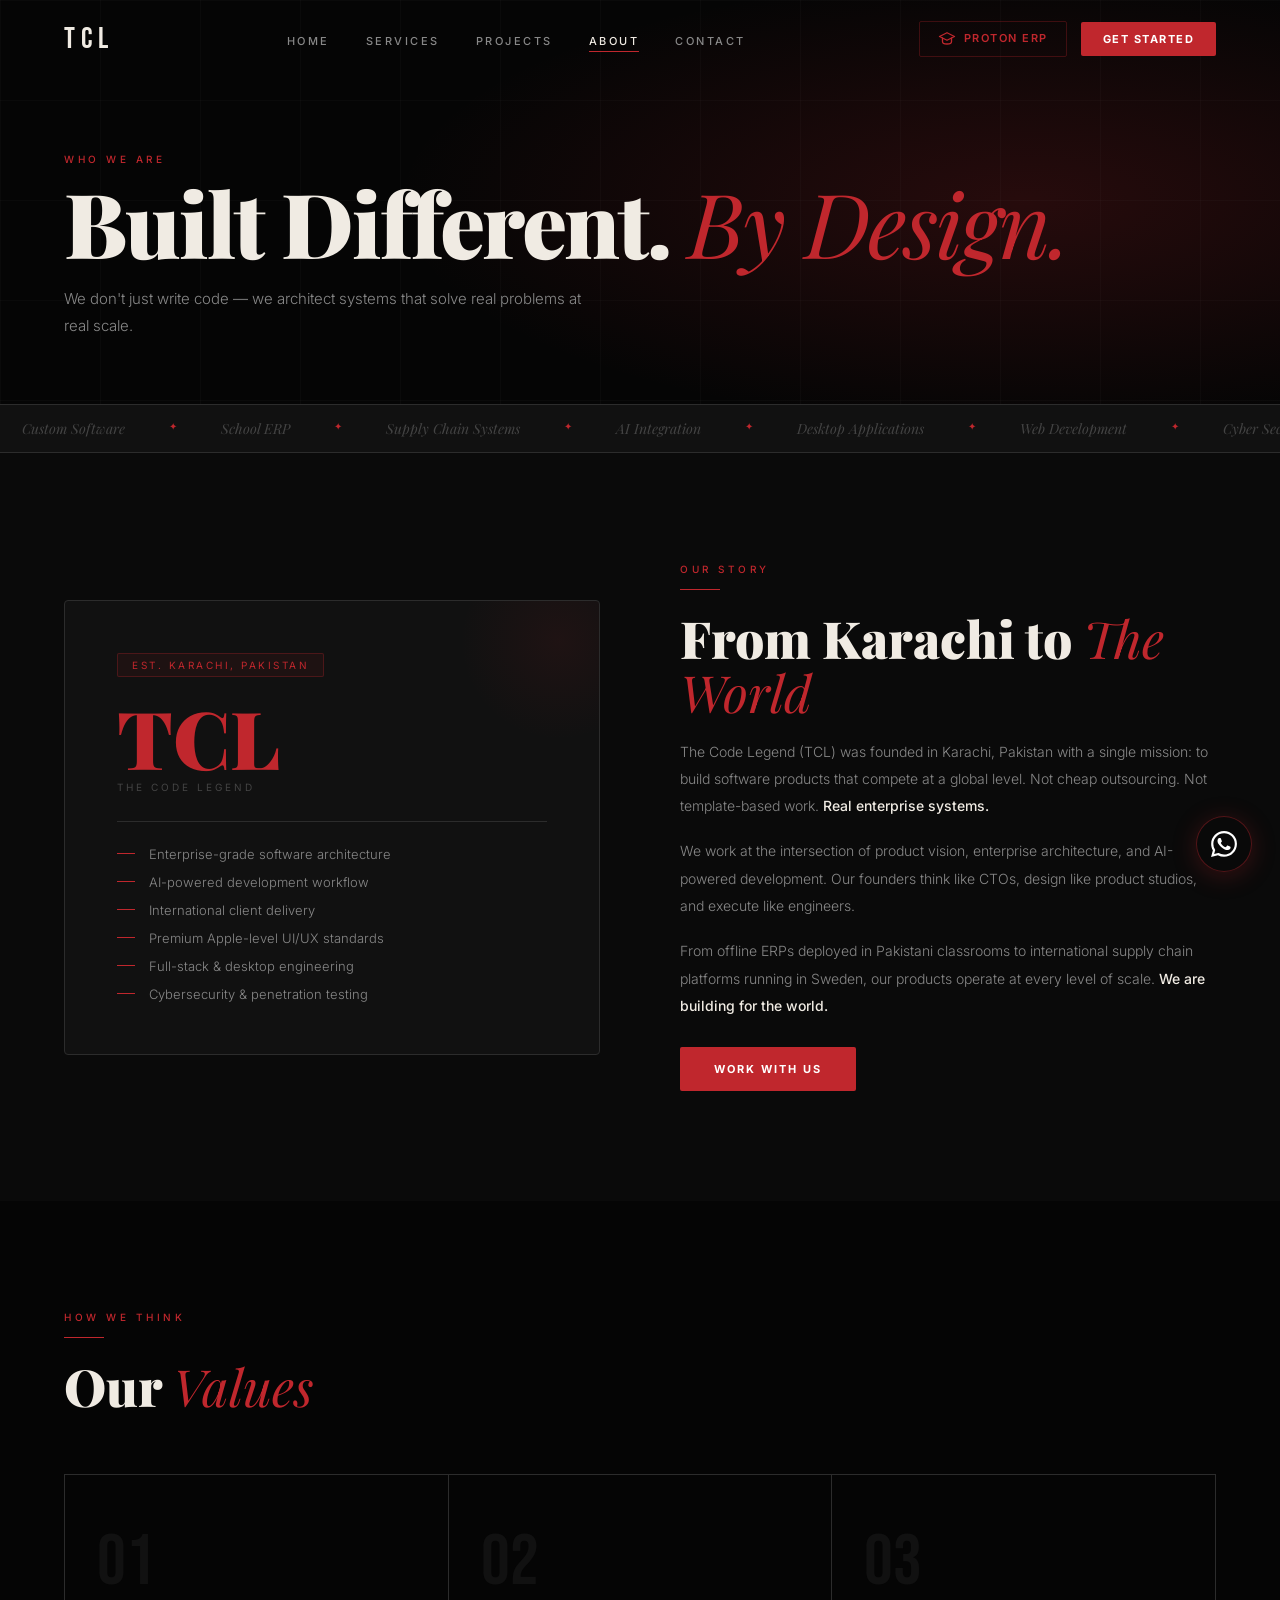
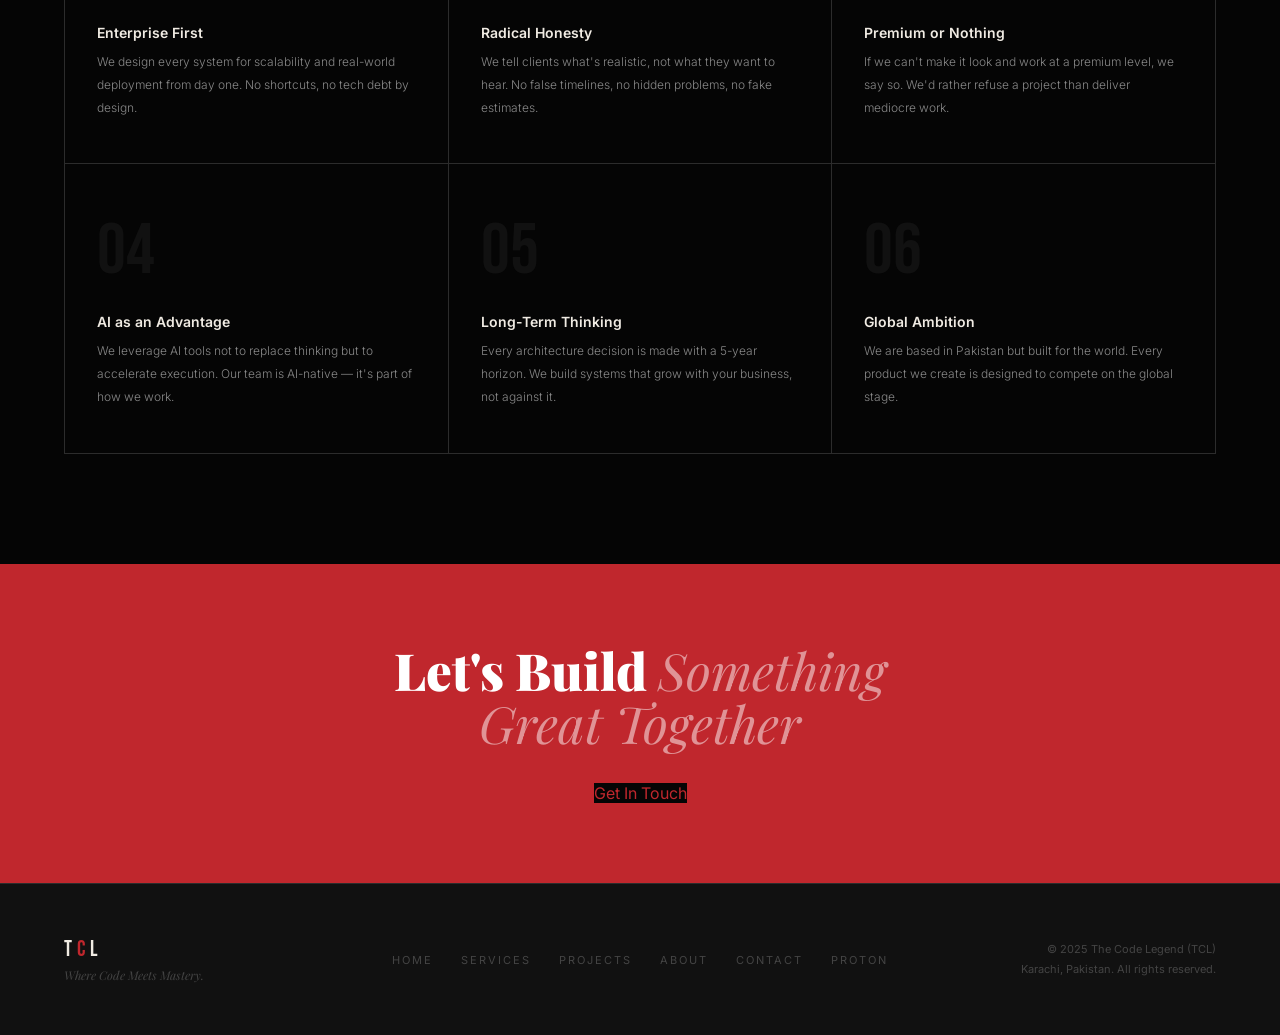
<file: about.html>
<!DOCTYPE html>
<html lang="en">
<head>
<meta charset="UTF-8"/>
<meta name="viewport" content="width=device-width,initial-scale=1.0"/>
<title>About Us | Pakistan's Premium Software House | The Code Legends</title>
<meta name="description" content="Learn about The Code Legends, Pakistan's leading software house based in Karachi. We design and engineer premium custom desktop, mobile, and web systems."/>
<meta name="keywords" content="software house in Pakistan, web development company Karachi, hire web developer Pakistan, UI UX design agency Pakistan, The Code Legends"/>
<link rel="stylesheet" href="style.css"/>
<style>@media(max-width:1100px){#about section:nth-child(3){grid-template-columns:1fr!important;gap:48px!important;}} @media(max-width:768px){div[style*="grid-template-columns:repeat(3"]{grid-template-columns:1fr!important;} #about .sec:first-of-type{grid-template-columns:1fr!important;}}</style>
</head>
<body>

<nav id="nb">
  <a href="index.html" class="n-logo">TCL</a>
  <ul class="n-links">
    <li><a href="index.html">Home</a></li>
    <li><a href="services.html">Services</a></li>
    <li><a href="projects.html">Projects</a></li>
    <li><a href="about.html" class="active">About</a></li>
    <li><a href="contact.html">Contact</a></li>
  </ul>
  <div class="n-right">
    <a href="proton.html" class="n-proton"><svg class="svg-ico inline-ico" role="img" aria-label="Proton ERP Logo" viewBox="0 0 24 24"><path d="M22 10l-10-5-10 5 10 5 10-5z"/><path d="M6 12v5c0 2 2 3 6 3s6-1 6-3v-5"/></svg>Proton ERP</a>
    <a href="contact.html" class="n-cta">Get Started</a>
  </div>
  <button class="hamburger" id="ham"><span></span><span></span><span></span></button>
</nav>
<div class="mob-menu" id="mobMenu">
  <a href="index.html" onclick="cm()">Home</a>
  <a href="services.html" onclick="cm()">Services</a>
  <a href="projects.html" onclick="cm()">Projects</a>
  <a href="about.html" class="active" onclick="cm()">About</a>
  <a href="contact.html" onclick="cm()">Contact</a>
  <a href="proton.html" onclick="cm()" style="color:var(--red)">Proton</a>
  <a href="contact.html" class="mob-cta-btn" onclick="cm()">Get Started</a>
</div>


<div class="page-hero">
  <div class="page-hero-grid"></div>
  <span class="slabel" style="position:relative;z-index:1;">Who We Are</span>
  <h1 class="page-hero-title" style="position:relative;z-index:1;">Built Different. <em>By Design.</em></h1>
  <p class="page-hero-sub">We don't just write code — we architect systems that solve real problems at real scale.</p>
</div>
<div class="ticker"><div class="tick-track"><span>Custom Software</span><span class="tg">✦</span><span>School ERP</span><span class="tg">✦</span><span>Supply Chain Systems</span><span class="tg">✦</span><span>AI Integration</span><span class="tg">✦</span><span>Desktop Applications</span><span class="tg">✦</span><span>Web Development</span><span class="tg">✦</span><span>Cyber Security</span><span class="tg">✦</span><span>Enterprise Architecture</span><span class="tg">✦</span><span>Penetration Testing</span><span class="tg">✦</span><span>IT Consultancy</span><span class="tg">✦</span><span>Custom Software</span><span class="tg">✦</span><span>School ERP</span><span class="tg">✦</span><span>Supply Chain Systems</span><span class="tg">✦</span><span>AI Integration</span><span class="tg">✦</span><span>Desktop Applications</span><span class="tg">✦</span><span>Web Development</span><span class="tg">✦</span><span>Cyber Security</span><span class="tg">✦</span><span>Enterprise Architecture</span><span class="tg">✦</span><span>Penetration Testing</span><span class="tg">✦</span><span>IT Consultancy</span><span class="tg">✦</span></div></div>
<section class="sec" style="background:var(--dark);display:grid;grid-template-columns:1fr 1fr;gap:80px;align-items:center;">
  <div class="r">
    <div style="background:var(--dark2);border:1px solid var(--border);border-radius:4px;padding:52px;position:relative;overflow:hidden;">
      <div style="position:absolute;top:-60px;right:-60px;width:200px;height:200px;border-radius:50%;background:radial-gradient(circle,rgba(192,39,45,.08),transparent 70%);"></div>
      <div style="display:inline-block;background:rgba(192,39,45,.08);border:1px solid var(--red-border);color:var(--red);font-size:10px;letter-spacing:2.5px;text-transform:uppercase;padding:5px 14px;border-radius:2px;margin-bottom:24px;">Est. Karachi, Pakistan</div>
      <div style="font-family:var(--display);font-size:80px;font-weight:900;color:var(--red);line-height:.9;margin-bottom:8px;">TCL</div>
      <div style="font-size:10px;letter-spacing:3px;text-transform:uppercase;color:var(--dim);margin-bottom:28px;">The Code Legend</div>
      <div style="height:1px;background:var(--border);margin-bottom:24px;"></div>
      <ul style="list-style:none;display:flex;flex-direction:column;gap:12px;">
        <li style="display:flex;align-items:center;gap:14px;font-size:13px;color:var(--muted);font-weight:300;"><span style="width:18px;height:1px;background:var(--red);flex-shrink:0;display:block;"></span>Enterprise-grade software architecture</li>
        <li style="display:flex;align-items:center;gap:14px;font-size:13px;color:var(--muted);font-weight:300;"><span style="width:18px;height:1px;background:var(--red);flex-shrink:0;display:block;"></span>AI-powered development workflow</li>
        <li style="display:flex;align-items:center;gap:14px;font-size:13px;color:var(--muted);font-weight:300;"><span style="width:18px;height:1px;background:var(--red);flex-shrink:0;display:block;"></span>International client delivery</li>
        <li style="display:flex;align-items:center;gap:14px;font-size:13px;color:var(--muted);font-weight:300;"><span style="width:18px;height:1px;background:var(--red);flex-shrink:0;display:block;"></span>Premium Apple-level UI/UX standards</li>
        <li style="display:flex;align-items:center;gap:14px;font-size:13px;color:var(--muted);font-weight:300;"><span style="width:18px;height:1px;background:var(--red);flex-shrink:0;display:block;"></span>Full-stack & desktop engineering</li>
        <li style="display:flex;align-items:center;gap:14px;font-size:13px;color:var(--muted);font-weight:300;"><span style="width:18px;height:1px;background:var(--red);flex-shrink:0;display:block;"></span>Cybersecurity & penetration testing</li>
      </ul>
    </div>
  </div>
  <div class="r d2">
    <span class="slabel">Our Story</span><div class="sline"></div>
    <h2 class="sh">From Karachi to <em>The World</em></h2>
    <p style="font-size:14px;color:var(--muted);line-height:1.95;font-weight:300;margin-bottom:18px;">The Code Legend (TCL) was founded in Karachi, Pakistan with a single mission: to build software products that compete at a global level. Not cheap outsourcing. Not template-based work. <strong style="color:var(--text);font-weight:500;">Real enterprise systems.</strong></p>
    <p style="font-size:14px;color:var(--muted);line-height:1.95;font-weight:300;margin-bottom:18px;">We work at the intersection of product vision, enterprise architecture, and AI-powered development. Our founders think like CTOs, design like product studios, and execute like engineers.</p>
    <p style="font-size:14px;color:var(--muted);line-height:1.95;font-weight:300;margin-bottom:28px;">From offline ERPs deployed in Pakistani classrooms to international supply chain platforms running in Sweden, our products operate at every level of scale. <strong style="color:var(--text);font-weight:500;">We are building for the world.</strong></p>
    <a href="contact.html" class="btn-r">Work With Us</a>
  </div>
</section>
<section class="sec" style="background:var(--black);">
  <div class="r" style="margin-bottom:60px;"><span class="slabel">How We Think</span><div class="sline"></div><h2 class="sh">Our <em>Values</em></h2></div>
  <div style="display:grid;grid-template-columns:repeat(3,1fr);gap:1px;background:var(--border);border:1px solid var(--border);">
    <div style="background:var(--black);padding:44px 32px;" class="r"><div style="font-family:var(--head);font-size:72px;color:var(--dark2);margin-bottom:18px;">01</div><h3 style="font-size:14px;font-weight:600;margin-bottom:10px;">Enterprise First</h3><p style="font-size:12px;color:var(--muted);line-height:1.9;font-weight:300;">We design every system for scalability and real-world deployment from day one. No shortcuts, no tech debt by design.</p></div>
    <div style="background:var(--black);padding:44px 32px;" class="r d2"><div style="font-family:var(--head);font-size:72px;color:var(--dark2);margin-bottom:18px;">02</div><h3 style="font-size:14px;font-weight:600;margin-bottom:10px;">Radical Honesty</h3><p style="font-size:12px;color:var(--muted);line-height:1.9;font-weight:300;">We tell clients what's realistic, not what they want to hear. No false timelines, no hidden problems, no fake estimates.</p></div>
    <div style="background:var(--black);padding:44px 32px;" class="r d3"><div style="font-family:var(--head);font-size:72px;color:var(--dark2);margin-bottom:18px;">03</div><h3 style="font-size:14px;font-weight:600;margin-bottom:10px;">Premium or Nothing</h3><p style="font-size:12px;color:var(--muted);line-height:1.9;font-weight:300;">If we can't make it look and work at a premium level, we say so. We'd rather refuse a project than deliver mediocre work.</p></div>
    <div style="background:var(--black);padding:44px 32px;" class="r"><div style="font-family:var(--head);font-size:72px;color:var(--dark2);margin-bottom:18px;">04</div><h3 style="font-size:14px;font-weight:600;margin-bottom:10px;">AI as an Advantage</h3><p style="font-size:12px;color:var(--muted);line-height:1.9;font-weight:300;">We leverage AI tools not to replace thinking but to accelerate execution. Our team is AI-native — it's part of how we work.</p></div>
    <div style="background:var(--black);padding:44px 32px;" class="r d2"><div style="font-family:var(--head);font-size:72px;color:var(--dark2);margin-bottom:18px;">05</div><h3 style="font-size:14px;font-weight:600;margin-bottom:10px;">Long-Term Thinking</h3><p style="font-size:12px;color:var(--muted);line-height:1.9;font-weight:300;">Every architecture decision is made with a 5-year horizon. We build systems that grow with your business, not against it.</p></div>
    <div style="background:var(--black);padding:44px 32px;" class="r d3"><div style="font-family:var(--head);font-size:72px;color:var(--dark2);margin-bottom:18px;">06</div><h3 style="font-size:14px;font-weight:600;margin-bottom:10px;">Global Ambition</h3><p style="font-size:12px;color:var(--muted);line-height:1.9;font-weight:300;">We are based in Pakistan but built for the world. Every product we create is designed to compete on the global stage.</p></div>
  </div>
</section>
<section style="background:var(--red);padding:80px 64px;text-align:center;">
  <h2 class="sh" style="color:#fff;max-width:520px;margin:0 auto 32px;">Let's Build <em style="color:rgba(255,255,255,.5);">Something Great Together</em></h2>
  <a href="contact.html" class="btn-blk" style="background:var(--black);color:var(--red);">Get In Touch</a>
</section>


<footer>
  <div>
    <div class="fl-logo">T<span>C</span>L</div>
    <div class="fl-tag">Where Code Meets Mastery.</div>
  </div>
  <div class="fc">
    <a href="index.html">Home</a>
    <a href="services.html">Services</a>
    <a href="projects.html">Projects</a>
    <a href="about.html">About</a>
    <a href="contact.html">Contact</a>
    <a href="proton.html">Proton</a>
  </div>
  <div class="fr">© 2025 The Code Legend (TCL)<br/>Karachi, Pakistan. All rights reserved.</div>
</footer>

<!-- PREMIUM WHATSAPP CHAT WIDGET -->
<div class="wa-widget" id="waWidget">
  <button class="wa-launcher" id="waLauncher" aria-label="Chat on WhatsApp">
    <svg viewBox="0 0 24 24" xmlns="http://www.w3.org/2000/svg">
      <path d="M17.472 14.382c-.297-.149-1.758-.867-2.03-.967-.273-.099-.471-.148-.67.15-.197.297-.767.966-.94 1.164-.173.199-.347.223-.644.075-.297-.15-1.255-.463-2.39-1.475-.883-.788-1.48-1.761-1.653-2.059-.173-.297-.018-.458.13-.606.134-.133.298-.347.446-.52.149-.174.198-.298.298-.497.099-.198.05-.371-.025-.52-.075-.149-.669-1.612-.916-2.207-.242-.579-.487-.5-.669-.51-.173-.008-.371-.01-.57-.01-.198 0-.52.074-.792.372-.272.297-1.04 1.016-1.04 2.479 0 1.462 1.065 2.875 1.213 3.074.149.198 2.096 3.2 5.077 4.487.709.306 1.262.489 1.694.625.712.227 1.36.195 1.871.118.571-.085 1.758-.719 2.006-1.413.248-.694.248-1.289.173-1.413-.074-.124-.272-.198-.57-.347m-5.421 7.403h-.004a9.87 9.87 0 0 1-5.031-1.378l-.361-.214-3.741.982.998-3.648-.235-.374a9.86 9.86 0 0 1-1.51-5.26c.001-5.45 4.436-9.884 9.888-9.884 2.64 0 5.122 1.03 6.988 2.898a9.825 9.825 0 0 1 2.893 6.994c-.003 5.45-4.437 9.884-9.885 9.884m8.413-18.297A11.815 11.815 0 0 0 12.05 0C5.495 0 .16 5.335.157 11.892c0 2.096.547 4.142 1.588 5.945L.057 24l6.305-1.654a11.882 11.882 0 0 0 5.683 1.448h.005c6.554 0 11.89-5.335 11.893-11.893a11.821 11.821 0 0 0-3.48-8.413Z"/>
    </svg>
  </button>
  <div class="wa-tooltip">Chat with us</div>
  <div class="wa-panel" id="waPanel">
    <div class="wa-header">
      <div class="wa-profile">
        <div class="wa-avatar">
          TCL
          <span class="wa-status-dot"></span>
        </div>
        <div>
          <div class="wa-info-title">The Code Legends</div>
          <div class="wa-info-sub">Typically replies within minutes</div>
        </div>
      </div>
      <button class="wa-close" id="waClose" aria-label="Close">&#x2715;</button>
    </div>
    <div class="wa-body">
      <div class="wa-msg">
        👋 Hi there! Welcome to <strong>The Code Legends</strong>.<br><br>
        We build world-class enterprise software. How can we help you today?
      </div>
      <div class="wa-templates-lbl">Quick Messages</div>
      <div class="wa-templates">
        <button class="wa-btn-tpl" onclick="sendWaMsg('I want to discuss a custom software project')">I need a custom software solution</button>
        <button class="wa-btn-tpl" onclick="sendWaMsg('Tell me more about Proton School Manager ERP')">Tell me about Proton ERP</button>
        <button class="wa-btn-tpl" onclick="sendWaMsg('I need a web or app development quote')">Get a project quote</button>
      </div>
      <button class="wa-btn-main" onclick="sendWaMsg('')">
        <svg viewBox="0 0 24 24"><path d="M17.472 14.382c-.297-.149-1.758-.867-2.03-.967-.273-.099-.471-.148-.67.15-.197.297-.767.966-.94 1.164-.173.199-.347.223-.644.075-.297-.15-1.255-.463-2.39-1.475-.883-.788-1.48-1.761-1.653-2.059-.173-.297-.018-.458.13-.606.134-.133.298-.347.446-.52.149-.174.198-.298.298-.497.099-.198.05-.371-.025-.52-.075-.149-.669-1.612-.916-2.207-.242-.579-.487-.5-.669-.51-.173-.008-.371-.01-.57-.01-.198 0-.52.074-.792.372-.272.297-1.04 1.016-1.04 2.479 0 1.462 1.065 2.875 1.213 3.074.149.198 2.096 3.2 5.077 4.487.709.306 1.262.489 1.694.625.712.227 1.36.195 1.871.118.571-.085 1.758-.719 2.006-1.413.248-.694.248-1.289.173-1.413-.074-.124-.272-.198-.57-.347m-5.421 7.403h-.004a9.87 9.87 0 0 1-5.031-1.378l-.361-.214-3.741.982.998-3.648-.235-.374a9.86 9.86 0 0 1-1.51-5.26c.001-5.45 4.436-9.884 9.888-9.884 2.64 0 5.122 1.03 6.988 2.898a9.825 9.825 0 0 1 2.893 6.994c-.003 5.45-4.437 9.884-9.885 9.884m8.413-18.297A11.815 11.815 0 0 0 12.05 0C5.495 0 .16 5.335.157 11.892c0 2.096.547 4.142 1.588 5.945L.057 24l6.305-1.654a11.882 11.882 0 0 0 5.683 1.448h.005c6.554 0 11.89-5.335 11.893-11.893a11.821 11.821 0 0 0-3.48-8.413z"/>
        Open WhatsApp
      </button>
    </div>
  </div>
</div>
<script src="main.js"></script>
</body>
</html>
</file>
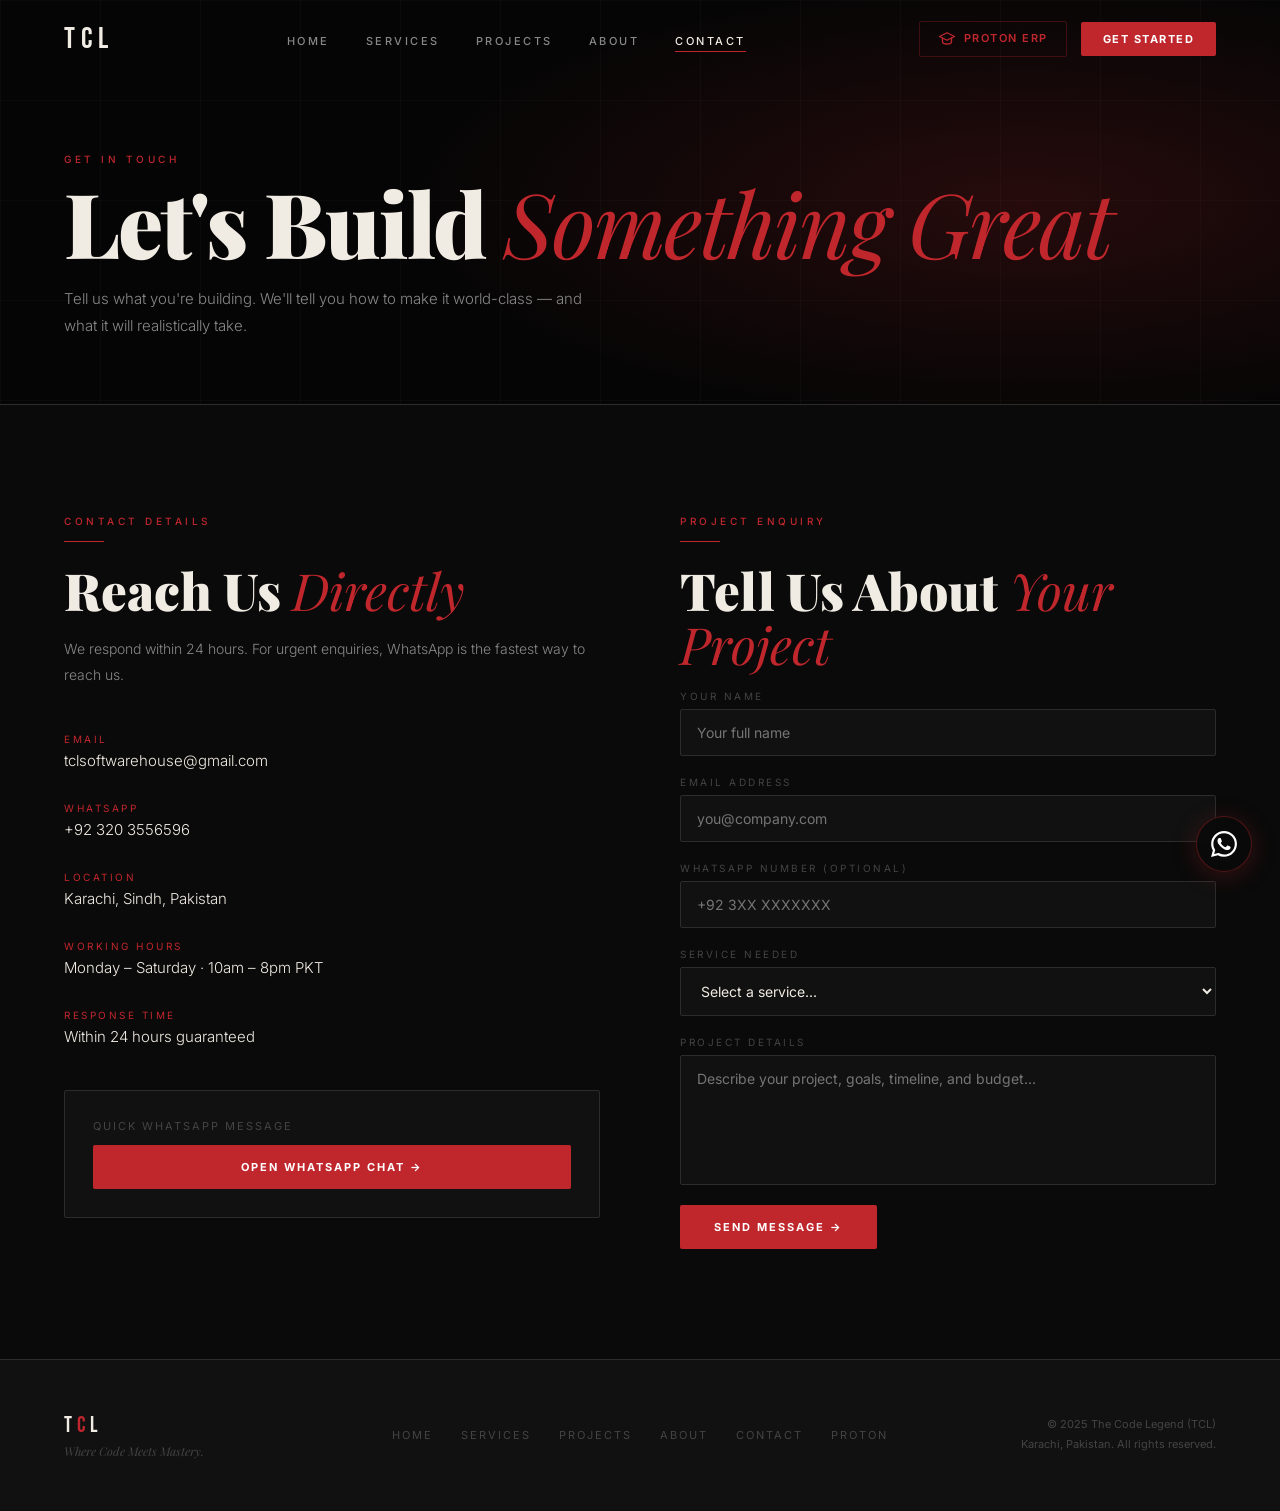
<file: contact.html>
<!DOCTYPE html>
<html lang="en">
<head>
<meta charset="UTF-8"/>
<meta name="viewport" content="width=device-width,initial-scale=1.0"/>
<title>Contact Us | Hire Web & App Developers | The Code Legends</title>
<meta name="description" content="Get in touch with The Code Legends to hire top web developers in Pakistan. Contact us for custom ERPs, mobile app development, UI/UX audits, and quotes."/>
<meta name="keywords" content="hire web developer Pakistan, affordable mobile app development, software house in Pakistan, web development company Karachi, The Code Legends"/>
<link rel="stylesheet" href="style.css"/>
<style>@media(max-width:1100px){.sec[style*="grid-template-columns:1fr 1fr"]{grid-template-columns:1fr!important;gap:52px!important;}}</style>
</head>
<body>

<nav id="nb">
  <a href="index.html" class="n-logo">TCL</a>
  <ul class="n-links">
    <li><a href="index.html">Home</a></li>
    <li><a href="services.html">Services</a></li>
    <li><a href="projects.html">Projects</a></li>
    <li><a href="about.html">About</a></li>
    <li><a href="contact.html" class="active">Contact</a></li>
  </ul>
  <div class="n-right">
    <a href="proton.html" class="n-proton"><svg class="svg-ico inline-ico" role="img" aria-label="Proton ERP Logo" viewBox="0 0 24 24"><path d="M22 10l-10-5-10 5 10 5 10-5z"/><path d="M6 12v5c0 2 2 3 6 3s6-1 6-3v-5"/></svg>Proton ERP</a>
    <a href="contact.html" class="n-cta">Get Started</a>
  </div>
  <button class="hamburger" id="ham"><span></span><span></span><span></span></button>
</nav>
<div class="mob-menu" id="mobMenu">
  <a href="index.html" onclick="cm()">Home</a>
  <a href="services.html" onclick="cm()">Services</a>
  <a href="projects.html" onclick="cm()">Projects</a>
  <a href="about.html" onclick="cm()">About</a>
  <a href="contact.html" class="active" onclick="cm()">Contact</a>
  <a href="proton.html" onclick="cm()" style="color:var(--red)">Proton</a>
  <a href="contact.html" class="mob-cta-btn" onclick="cm()">Get Started</a>
</div>


<div class="page-hero">
  <div class="page-hero-grid"></div>
  <span class="slabel" style="position:relative;z-index:1;">Get In Touch</span>
  <h1 class="page-hero-title" style="position:relative;z-index:1;">Let's Build <em>Something Great</em></h1>
  <p class="page-hero-sub">Tell us what you're building. We'll tell you how to make it world-class — and what it will realistically take.</p>
</div>
<section class="sec" style="background:var(--dark);display:grid;grid-template-columns:1fr 1fr;gap:80px;align-items:start;">
  <div class="r">
    <span class="slabel">Contact Details</span><div class="sline"></div>
    <h2 class="sh">Reach Us <em>Directly</em></h2>
    <p style="font-size:14px;color:var(--muted);line-height:1.9;font-weight:300;margin-bottom:44px;">We respond within 24 hours. For urgent enquiries, WhatsApp is the fastest way to reach us.</p>
    <div style="display:flex;flex-direction:column;gap:32px;">
      <div><div style="font-size:10px;letter-spacing:2.5px;text-transform:uppercase;color:var(--red);margin-bottom:6px;">Email</div><div style="font-size:15px;font-weight:300;"><a href="mailto:tclsoftwarehouse@gmail.com" style="color:var(--text);transition:color .3s;" onmouseover="this.style.color='var(--red)'" onmouseout="this.style.color='var(--text)'">tclsoftwarehouse@gmail.com</a></div></div>
      <div><div style="font-size:10px;letter-spacing:2.5px;text-transform:uppercase;color:var(--red);margin-bottom:6px;">WhatsApp</div><div style="font-size:15px;font-weight:300;"><a href="https://wa.me/923203556596" target="_blank" style="color:var(--text);transition:color .3s;" onmouseover="this.style.color='var(--red)'" onmouseout="this.style.color='var(--text)'">+92 320 3556596</a></div></div>
      <div><div style="font-size:10px;letter-spacing:2.5px;text-transform:uppercase;color:var(--red);margin-bottom:6px;">Location</div><div style="font-size:15px;font-weight:300;">Karachi, Sindh, Pakistan</div></div>
      <div><div style="font-size:10px;letter-spacing:2.5px;text-transform:uppercase;color:var(--red);margin-bottom:6px;">Working Hours</div><div style="font-size:15px;font-weight:300;">Monday – Saturday · 10am – 8pm PKT</div></div>
      <div><div style="font-size:10px;letter-spacing:2.5px;text-transform:uppercase;color:var(--red);margin-bottom:6px;">Response Time</div><div style="font-size:15px;font-weight:300;">Within 24 hours guaranteed</div></div>
    </div>
    <div style="margin-top:44px;padding:28px;background:var(--dark2);border:1px solid var(--border);border-radius:2px;">
      <div style="font-size:11px;letter-spacing:2px;text-transform:uppercase;color:var(--dim);margin-bottom:12px;">Quick WhatsApp Message</div>
      <a href="https://wa.me/923203556596?text=Hello%20TCL%2C%20I%20want%20to%20discuss%20a%20project." target="_blank" class="btn-r" style="display:block;text-align:center;">Open WhatsApp Chat →</a>
    </div>
  </div>
  <div class="r d2">
    <span class="slabel">Project Enquiry</span><div class="sline"></div>
    <h2 class="sh">Tell Us About <em>Your Project</em></h2>
    <form id="contact-form" action="https://formsubmit.co/tclsoftwarehouse@gmail.com" method="POST" onsubmit="sf(event)" style="display:flex;flex-direction:column;gap:20px;margin-top:8px;">
      <input type="hidden" name="_captcha" value="false">
      <input type="hidden" name="_subject" value="New Project Inquiry from TCL Contact Form">
      
      <div style="display:flex;flex-direction:column;gap:7px;"><label style="font-size:10px;letter-spacing:2.5px;text-transform:uppercase;color:var(--dim);">Your Name</label><input type="text" id="fn" name="name" placeholder="Your full name" style="background:var(--dark2);border:1px solid var(--border);color:var(--text);padding:14px 16px;border-radius:2px;font-size:14px;font-family:var(--body);outline:none;transition:border-color .3s;" onfocus="this.style.borderColor='var(--red-border)'" onblur="this.style.borderColor='var(--border)'"/></div>
      <div style="display:flex;flex-direction:column;gap:7px;"><label style="font-size:10px;letter-spacing:2.5px;text-transform:uppercase;color:var(--dim);">Email Address</label><input type="email" id="fe" name="email" placeholder="you@company.com" style="background:var(--dark2);border:1px solid var(--border);color:var(--text);padding:14px 16px;border-radius:2px;font-size:14px;font-family:var(--body);outline:none;transition:border-color .3s;" onfocus="this.style.borderColor='var(--red-border)'" onblur="this.style.borderColor='var(--border)'"/></div>
      <div style="display:flex;flex-direction:column;gap:7px;"><label style="font-size:10px;letter-spacing:2.5px;text-transform:uppercase;color:var(--dim);">WhatsApp Number (optional)</label><input type="text" id="fw" name="whatsapp" placeholder="+92 3XX XXXXXXX" style="background:var(--dark2);border:1px solid var(--border);color:var(--text);padding:14px 16px;border-radius:2px;font-size:14px;font-family:var(--body);outline:none;transition:border-color .3s;" onfocus="this.style.borderColor='var(--red-border)'" onblur="this.style.borderColor='var(--border)'"/></div>
      <div style="display:flex;flex-direction:column;gap:7px;"><label style="font-size:10px;letter-spacing:2.5px;text-transform:uppercase;color:var(--dim);">Service Needed</label><select id="fs" name="service" style="background:var(--dark2);border:1px solid var(--border);color:var(--text);padding:14px 16px;border-radius:2px;font-size:14px;font-family:var(--body);outline:none;transition:border-color .3s;" onfocus="this.style.borderColor='var(--red-border)'" onblur="this.style.borderColor='var(--border)'"><option value="">Select a service...</option><option>Desktop Application / ERP System</option><option>Web / App Development</option><option>AI Integration & Automation</option><option>Cyber Security / Pen Testing</option><option>UI/UX Design</option><option>IT Consultancy</option><option>Proton School Manager</option><option>Other</option></select></div>
      <div style="display:flex;flex-direction:column;gap:7px;"><label style="font-size:10px;letter-spacing:2.5px;text-transform:uppercase;color:var(--dim);">Project Details</label><textarea id="fm" name="message" placeholder="Describe your project, goals, timeline, and budget..." style="background:var(--dark2);border:1px solid var(--border);color:var(--text);padding:14px 16px;border-radius:2px;font-size:14px;font-family:var(--body);outline:none;transition:border-color .3s;resize:none;height:130px;" onfocus="this.style.borderColor='var(--red-border)'" onblur="this.style.borderColor='var(--border)'"></textarea></div>
      <div id="cfmsg" style="font-size:13px;color:var(--red);display:none;padding:13px;border:1px solid var(--red-border);border-radius:2px;transition:all 0.3s ease;">✦ Message received. We'll be in touch within 24 hours.</div>
      <button type="submit" id="cfbtn" style="background:var(--red);color:#fff;padding:15px 34px;border:none;border-radius:2px;font-size:11px;font-weight:700;letter-spacing:2px;text-transform:uppercase;font-family:var(--body);cursor:pointer;transition:all .3s;align-self:flex-start;" onmouseover="this.style.background='var(--red2)'" onmouseout="this.style.background='var(--red)'">Send Message →</button>
    </form>
  </div>
</section>


<footer>
  <div>
    <div class="fl-logo">T<span>C</span>L</div>
    <div class="fl-tag">Where Code Meets Mastery.</div>
  </div>
  <div class="fc">
    <a href="index.html">Home</a>
    <a href="services.html">Services</a>
    <a href="projects.html">Projects</a>
    <a href="about.html">About</a>
    <a href="contact.html">Contact</a>
    <a href="proton.html">Proton</a>
  </div>
  <div class="fr">© 2025 The Code Legend (TCL)<br/>Karachi, Pakistan. All rights reserved.</div>
</footer>
<!-- PREMIUM WHATSAPP CHAT WIDGET -->
<div class="wa-widget" id="waWidget">
  <div class="wa-launcher" id="waLauncher" title="Chat on WhatsApp">
    <svg viewBox="0 0 24 24">
      <path d="M17.472 14.382c-.297-.149-1.758-.867-2.03-.967-.273-.099-.471-.148-.67.15-.197.297-.767.966-.94 1.164-.173.199-.347.223-.644.075-.297-.15-1.255-.463-2.39-1.475-.883-.788-1.48-1.761-1.653-2.059-.173-.297-.018-.458.13-.606.134-.133.298-.347.446-.52.149-.174.198-.298.298-.497.099-.198.05-.371-.025-.52-.075-.149-.669-1.612-.916-2.207-.242-.579-.487-.5-.669-.51-.173-.008-.371-.01-.57-.01-.198 0-.52.074-.792.372-.272.297-1.04 1.016-1.04 2.479 0 1.462 1.065 2.875 1.213 3.074.149.198 2.096 3.2 5.077 4.487.709.306 1.262.489 1.694.625.712.227 1.36.195 1.871.118.571-.085 1.758-.719 2.006-1.413.248-.694.248-1.289.173-1.413-.074-.124-.272-.198-.57-.347m-5.421 7.403h-.004a9.87 9.87 0 01-5.031-1.378l-.361-.214-3.741.982.998-3.648-.235-.374a9.86 9.86 0 01-1.51-5.26c.001-5.45 4.436-9.884 9.888-9.884 2.64 0 5.122 1.03 6.988 2.898a9.825 9.825 0 012.893 6.994c-.003 5.45-4.437 9.884-9.885 9.884m8.413-18.297A11.815 11.815 0 0012.05 0C5.495 0 .16 5.335.157 11.892c0 2.096.547 4.142 1.588 5.945L.057 24l6.305-1.654a11.882 11.882 0 005.683 1.448h.005c6.554 0 11.89-5.335 11.893-11.893a11.821 11.821 0 00-3.48-8.413z"/>
    </svg>
  </div>
  <div class="wa-tooltip">Chat with TCL</div>
  
  <div class="wa-panel" id="waPanel">
    <div class="wa-header">
      <div class="wa-profile">
        <div class="wa-avatar">TCL<div class="wa-status-dot"></div></div>
        <div>
          <div class="wa-info-title">The Code Legend</div>
          <div class="wa-info-sub">Online · Support Team</div>
        </div>
      </div>
      <button class="wa-close" id="waClose" title="Close Panel">✕</button>
    </div>
    <div class="wa-body">
      <div class="wa-msg">
        Hi there! 👋 Let's build something legendary. We typically reply in under an hour. How can we help you today?
      </div>
      <div class="wa-templates-lbl">Quick Inquiries</div>
      <div class="wa-templates">
        <button class="wa-btn-tpl" onclick="sendWaMsg('I want to start a new project 🚀')">Start a project 🚀</button>
        <button class="wa-btn-tpl" onclick="sendWaMsg('I am interested in Proton School ERP 🏫')">Inquire about Proton ERP 🏫</button>
        <button class="wa-btn-tpl" onclick="sendWaMsg('I need custom AI integration 🤖')">AI & automation inquiry 🤖</button>
      </div>
      <button class="wa-btn-main" onclick="sendWaMsg('')">
        <svg viewBox="0 0 24 24"><path d="M17.472 14.382c-.297-.149-1.758-.867-2.03-.967-.273-.099-.471-.148-.67.15-.197.297-.767.966-.94 1.164-.173.199-.347.223-.644.075-.297-.15-1.255-.463-2.39-1.475-.883-.788-1.48-1.761-1.653-2.059-.173-.297-.018-.458.13-.606.134-.133.298-.347.446-.52.149-.174.198-.298.298-.497.099-.198.05-.371-.025-.52-.075-.149-.669-1.612-.916-2.207-.242-.579-.487-.5-.669-.51-.173-.008-.371-.01-.57-.01-.198 0-.52.074-.792.372-.272.297-1.04 1.016-1.04 2.479 0 1.462 1.065 2.875 1.213 3.074.149.198 2.096 3.2 5.077 4.487.709.306 1.262.489 1.694.625.712.227 1.36.195 1.871.118.571-.085 1.758-.719 2.006-1.413.248-.694.248-1.289.173-1.413-.074-.124-.272-.198-.57-.347m-5.421 7.403h-.004a9.87 9.87 0 01-5.031-1.378l-.361-.214-3.741.982.998-3.648-.235-.374a9.86 9.86 0 01-1.51-5.26c.001-5.45 4.436-9.884 9.888-9.884 2.64 0 5.122 1.03 6.988 2.898a9.825 9.825 0 012.893 6.994c-.003 5.45-4.437 9.884-9.885 9.884m8.413-18.297A11.815 11.815 0 0012.05 0C5.495 0 .16 5.335.157 11.892c0 2.096.547 4.142 1.588 5.945L.057 24l6.305-1.654a11.882 11.882 0 005.683 1.448h.005c6.554 0 11.89-5.335 11.893-11.893a11.821 11.821 0 00-3.48-8.413z"/>
    </svg>
  </div>
  <div class="wa-tooltip">Chat with TCL</div>
  
  <div class="wa-panel" id="waPanel">
    <div class="wa-header">
      <div class="wa-profile">
        <div class="wa-avatar">TCL<div class="wa-status-dot"></div></div>
        <div>
          <div class="wa-info-title">The Code Legend</div>
          <div class="wa-info-sub">Online · Support Team</div>
        </div>
      </div>
      <button class="wa-close" id="waClose" title="Close Panel">✕</button>
    </div>
    <div class="wa-body">
      <div class="wa-msg">
        Hi there! 👋 Let's build something legendary. We typically reply in under an hour. How can we help you today?
      </div>
      <div class="wa-templates-lbl">Quick Inquiries</div>
      <div class="wa-templates">
        <button class="wa-btn-tpl" onclick="sendWaMsg('I want to start a new project 🚀')">Start a project 🚀</button>
        <button class="wa-btn-tpl" onclick="sendWaMsg('I am interested in Proton School ERP 🏫')">Inquire about Proton ERP 🏫</button>
        <button class="wa-btn-tpl" onclick="sendWaMsg('I need custom AI integration 🤖')">AI & automation inquiry 🤖</button>
      </div>
      <button class="wa-btn-main" onclick="sendWaMsg('')">
        <svg viewBox="0 0 24 24"><path d="M17.472 14.382c-.297-.149-1.758-.867-2.03-.967-.273-.099-.471-.148-.67.15-.197.297-.767.966-.94 1.164-.173.199-.347.223-.644.075-.297-.15-1.255-.463-2.39-1.475-.883-.788-1.48-1.761-1.653-2.059-.173-.297-.018-.458.13-.606.134-.133.298-.347.446-.52.149-.174.198-.298.298-.497.099-.198.05-.371-.025-.52-.075-.149-.669-1.612-.916-2.207-.242-.579-.487-.5-.669-.51-.173-.008-.371-.01-.57-.01-.198 0-.52.074-.792.372-.272.297-1.04 1.016-1.04 2.479 0 1.462 1.065 2.875 1.213 3.074.149.198 2.096 3.2 5.077 4.487.709.306 1.262.489 1.694.625.712.227 1.36.195 1.871.118.571-.085 1.758-.719 2.006-1.413.248-.694.248-1.289.173-1.413-.074-.124-.272-.198-.57-.347m-5.421 7.403h-.004a9.87 9.87 0 01-5.031-1.378l-.361-.214-3.741.982.998-3.648-.235-.374a9.86 9.86 0 01-1.51-5.26c.001-5.45 4.436-9.884 9.888-9.884 2.64 0 5.122 1.03 6.988 2.898a9.825 9.825 0 012.893 6.994c-.003 5.45-4.437 9.884-9.885 9.884m8.413-18.297A11.815 11.815 0 0012.05 0C5.495 0 .16 5.335.157 11.892c0 2.096.547 4.142 1.588 5.945L.057 24l6.305-1.654a11.882 11.882 0 005.683 1.448h.005c6.554 0 11.89-5.335 11.893-11.893a11.821 11.821 0 00-3.48-8.413z"/>
+      <div class="wa-profile">
+        <div class="wa-avatar">TCL<div class="wa-status-dot"></div></div>
+        <div>
+          <div class="wa-info-title">The Code Legend</div>
+          <div class="wa-info-sub">Online · Support Team</div>
+        </div>
+      </div>
+      <button class="wa-close" id="waClose" title="Close Panel">✕</button>
+    </div>
+    <div class="wa-body">
+      <div class="wa-msg">
+        Hi there! 👋 Let's build something legendary. We typically reply in under an hour. How can we help you today?
+      </div>
+      <div class="wa-templates-lbl">Quick Inquiries</div>
+      <div class="wa-templates">
+        <button class="wa-btn-tpl" onclick="sendWaMsg('I want to start a new project 🚀')">Start a project 🚀</button>
+        <button class="wa-btn-tpl" onclick="sendWaMsg('I am interested in Proton School ERP 🏫')">Inquire about Proton ERP 🏫</button>
+        <button class="wa-btn-tpl" onclick="sendWaMsg('I need custom AI integration 🤖')">AI & automation inquiry 🤖</button>
+      </div>
+      <button class="wa-btn-main" onclick="sendWaMsg('')">
+        <svg viewBox="0 0 24 24"><path d="M17.472 14.382c-.297-.149-1.758-.867-2.03-.967-.273-.099-.471-.148-.67.15-.197.297-.767.966-.94 1.164-.173.199-.347.223-.644.075-.297-.15-1.255-.463-2.39-1.475-.883-.788-1.48-1.761-1.653-2.059-.173-.297-.018-.458.13-.606.134-.133.298-.347.446-.52.149-.174.198-.298.298-.497.099-.198.05-.371-.025-.52-.075-.149-.669-1.612-.916-2.207-.242-.579-.487-.5-.669-.51-.173-.008-.371-.01-.57-.01-.198 0-.52.074-.792.372-.272.297-1.04 1.016-1.04 2.479 0 1.462 1.065 2.875 1.213 3.074.149.198 2.096 3.2 5.077 4.487.709.306 1.262.489 1.694.625.712.227 1.36.195 1.871.118.571-.085 1.758-.719 2.006-1.413.248-.694.248-1.289.173-1.413-.074-.124-.272-.198-.57-.347m-5.421 7.403h-.004a9.87 9.87 0 01-5.031-1.378l-.361-.214-3.741.982.998-3.648-.235-.374a9.86 9.86 0 01-1.51-5.26c.001-5.45 4.436-9.884 9.888-9.884 2.64 0 5.122 1.03 6.988 2.898a9.825 9.825 0 012.893 6.994c-.003 5.45-4.437 9.884-9.885 9.884m8.413-18.297A11.815 11.815 0 0012.05 0C5.495 0 .16 5.335.157 11.892c0 2.096.547 4.142 1.588 5.945L.057 24l6.305-1.654a11.882 11.882 0 005.683 1.448h.005c6.554 0 11.89-5.335 11.893-11.893a11.821 11.821 0 00-3.48-8.413z"/>
+    </svg>
+  </div>
+  <div class="wa-tooltip">Chat with TCL</div>
+  
+  <div class="wa-panel" id="waPanel">
+    <div class="wa-header">
+      <div class="wa-profile">
+        <div class="wa-avatar">TCL<div class="wa-status-dot"></div></div>
+        <div>
+          <div class="wa-info-title">The Code Legend</div>
+          <div class="wa-info-sub">Online · Support Team</div>
+        </div>
+      </div>
+      <button class="wa-close" id="waClose" title="Close Panel">✕</button>
+    </div>
+    <div class="wa-body">
+      <div class="wa-msg">
+        Hi there! 👋 Let's build something legendary. We typically reply in under an hour. How can we help you today?
+      </div>
+      <div class="wa-templates-lbl">Quick Inquiries</div>
+      <div class="wa-templates">
+        <button class="wa-btn-tpl" onclick="sendWaMsg('I want to start a new project 🚀')">Start a project 🚀</button>
+        <button class="wa-btn-tpl" onclick="sendWaMsg('I am interested in Proton School ERP 🏫')">Inquire about Proton ERP 🏫</button>
+        <button class="wa-btn-tpl" onclick="sendWaMsg('I need custom AI integration 🤖')">AI & automation inquiry 🤖</button>
+      </div>
+      <button class="wa-btn-main" onclick="sendWaMsg('')">
+        <svg viewBox="0 0 24 24"><path d="M17.472 14.382c-.297-.149-1.758-.867-2.03-.967-.273-.099-.471-.148-.67.15-.197.297-.767.966-.94 1.164-.173.199-.347.223-.644.075-.297-.15-1.255-.463-2.39-1.475-.883-.788-1.48-1.761-1.653-2.059-.173-.297-.018-.458.13-.606.134-.133.298-.347.446-.52.149-.174.198-.298.298-.497.099-.198.05-.371-.025-.52-.075-.149-.669-1.612-.916-2.207-.242-.579-.487-.5-.669-.51-.173-.008-.371-.01-.57-.01-.198 0-.52.074-.792.372-.272.297-1.04 1.016-1.04 2.479 0 1.462 1.065 2.875 1.213 3.074.149.198 2.096 3.2 5.077 4.487.709.306 1.262.489 1.694.625.712.227 1.36.195 1.871.118.571-.085 1.758-.719 2.006-1.413.248-.694.248-1.289.173-1.413-.074-.124-.272-.198-.57-.347m-5.421 7.403h-.004a9.87 9.87 0 01-5.031-1.378l-.361-.214-3.741.982.998-3.648-.235-.374a9.86 9.86 0 01-1.51-5.26c.001-5.45 4.436-9.884 9.888-9.884 2.64 0 5.122 1.03 6.988 2.898a9.825 9.825 0 012.893 6.994c-.003 5.45-4.437 9.884-9.885 9.884m8.413-18.297A11.815 11.815 0 0012.05 0C5.495 0 .16 5.335.157 11.892c0 2.096.547 4.142 1.588 5.945L.057 24l6.305-1.654a11.882 11.882 0 005.683 1.448h.005c6.554 0 11.89-5.335 11.893-11.893a11.821 11.821 0 00-3.48-8.413z"/>
+    </svg>
+  </div>
+  <div class="wa-tooltip">Chat with TCL</div>
+  
+  <div class="wa-panel" id="waPanel">
+    <div class="wa-header">
+      <div class="wa-profile">
+        <div class="wa-avatar">TCL<div class="wa-status-dot"></div></div>
+        <div>
+          <div class="wa-info-title">The Code Legend</div>
+          <div class="wa-info-sub">Online · Support Team</div>
+        </div>
+      </div>
+      <button class="wa-close" id="waClose" title="Close Panel">✕</button>
+    </div>
+    <div class="wa-body">
+      <div class="wa-msg">
+        Hi there! 👋 Let's build something legendary. We typically reply in under an hour. How can we help you today?
+      </div>
+      <div class="wa-templates-lbl">Quick Inquiries</div>
+      <div class="wa-templates">
+        <button class="wa-btn-tpl" onclick="sendWaMsg('I want to start a new project 🚀')">Start a project 🚀</button>
+        <button class="wa-btn-tpl" onclick="sendWaMsg('I am interested in Proton School ERP 🏫')">Inquire about Proton ERP 🏫</button>
+        <button class="wa-btn-tpl" onclick="sendWaMsg('I need custom AI integration 🤖')">AI & automation inquiry 🤖</button>
+      </div>
+      <button class="wa-btn-main" onclick="sendWaMsg('')">
+        <svg viewBox="0 0 24 24"><path d="M17.472 14.382c-.297-.149-1.758-.867-2.03-.967-.273-.099-.471-.148-.67.15-.197.297-.767.966-.94 1.164-.173.199-.347.223-.644.075-.297-.15-1.255-.463-2.39-1.475-.883-.788-1.48-1.761-1.653-2.059-.173-.297-.018-.458.13-.606.134-.133.298-.347.446-.52.149-.174.198-.298.298-.497.099-.198.05-.371-.025-.52-.075-.149-.669-1.612-.916-2.207-.242-.579-.487-.5-.669-.51-.173-.008-.371-.01-.57-.01-.198 0-.52.074-.792.372-.272.297-1.04 1.016-1.04 2.479 0 1.462 1.065 2.875 1.213 3.074.149.198 2.096 3.2 5.077 4.487.709.306 1.262.489 1.694.625.712.227 1.36.195 1.871.118.571-.085 1.758-.719 2.006-1.413.248-.694.248-1.289.173-1.413-.074-.124-.272-.198-.57-.347m-5.421 7.403h-.004a9.87 9.87 0 01-5.031-1.378l-.361-.214-3.741.982.998-3.648-.235-.374a9.86 9.86 0 01-1.51-5.26c.001-5.45 4.436-9.884 9.888-9.884 2.64 0 5.122 1.03 6.988 2.898a9.825 9.825 0 012.893 6.994c-.003 5.45-4.437 9.884-9.885 9.884m8.413-18.297A11.815 11.815 0 0012.05 0C5.495 0 .16 5.335.157 11.892c0 2.096.547 4.142 1.588 5.945L.057 24l6.305-1.654a11.882 11.882 0 005.683 1.448h.005c6.554 0 11.89-5.335 11.893-11.893a11.821 11.821 0 00-3.48-8.413z"/>
+        Open Direct Chat
+      </button>
+    </div>
+  </div>
+</div>
<script src="main.js"></script>

<div class="wa-widget" id="waWidget"><button class="wa-launcher" id="waLauncher" aria-label="Chat"><svg viewBox="0 0 24 24"><path d="M17.472 14.382c-.297-.149-1.758-.867-2.03-.967-.273-.099-.471-.148-.67.15-.197.297-.767.966-.94 1.164-.173.199-.347.223-.644.075-.297-.15-1.255-.463-2.39-1.475-.883-.788-1.48-1.761-1.653-2.059-.173-.297-.018-.458.13-.606.134-.133.298-.347.446-.52.149-.174.198-.298.298-.497.099-.198.05-.371-.025-.52-.075-.149-.669-1.612-.916-2.207-.242-.579-.487-.5-.669-.51-.173-.008-.371-.01-.57-.01-.198 0-.52.074-.792.372-.272.297-1.04 1.016-1.04 2.479 0 1.462 1.065 2.875 1.213 3.074.149.198 2.096 3.2 5.077 4.487.709.306 1.262.489 1.694.625.712.227 1.36.195 1.871.118.571-.085 1.758-.719 2.006-1.413.248-.694.248-1.289.173-1.413-.074-.124-.272-.198-.57-.347m-5.421 7.403h-.004a9.87 9.87 0 0 1-5.031-1.378l-.361-.214-3.741.982.998-3.648-.235-.374a9.86 9.86 0 0 1-1.51-5.26c.001-5.45 4.436-9.884 9.888-9.884 2.64 0 5.122 1.03 6.988 2.898a9.825 9.825 0 0 1 2.893 6.994c-.003 5.45-4.437 9.884-9.885 9.884m8.413-18.297A11.815 11.815 0 0 0 12.05 0C5.495 0 .16 5.335.157 11.892c0 2.096.547 4.142 1.588 5.945L.057 24l6.305-1.654a11.882 11.882 0 0 0 5.683 1.448h.005c6.554 0 11.89-5.335 11.893-11.893a11.821 11.821 0 0 0-3.48-8.413Z" fill="#fff"/></svg></button><div class="wa-tooltip">Chat with us</div><div class="wa-panel" id="waPanel"><div class="wa-header"><div class="wa-profile"><div class="wa-avatar">TCL<span class="wa-status-dot"></span></div><div><div class="wa-info-title">The Code Legend</div><div class="wa-info-sub">Typically replies within minutes</div></div></div><button class="wa-close" id="waClose">&#x2715;</button></div><div class="wa-body"><div class="wa-msg">&#128075; Hi! How can we help you today?</div><div class="wa-templates"><button class="wa-btn-tpl" onclick="sendWaMsg('I need a custom software solution')">I need a software solution</button><button class="wa-btn-tpl" onclick="sendWaMsg('Get a project quote')">Get a project quote</button></div><button class="wa-btn-main" onclick="sendWaMsg('')">Open WhatsApp</button></div></div></div>
</body>
</html>
</file>
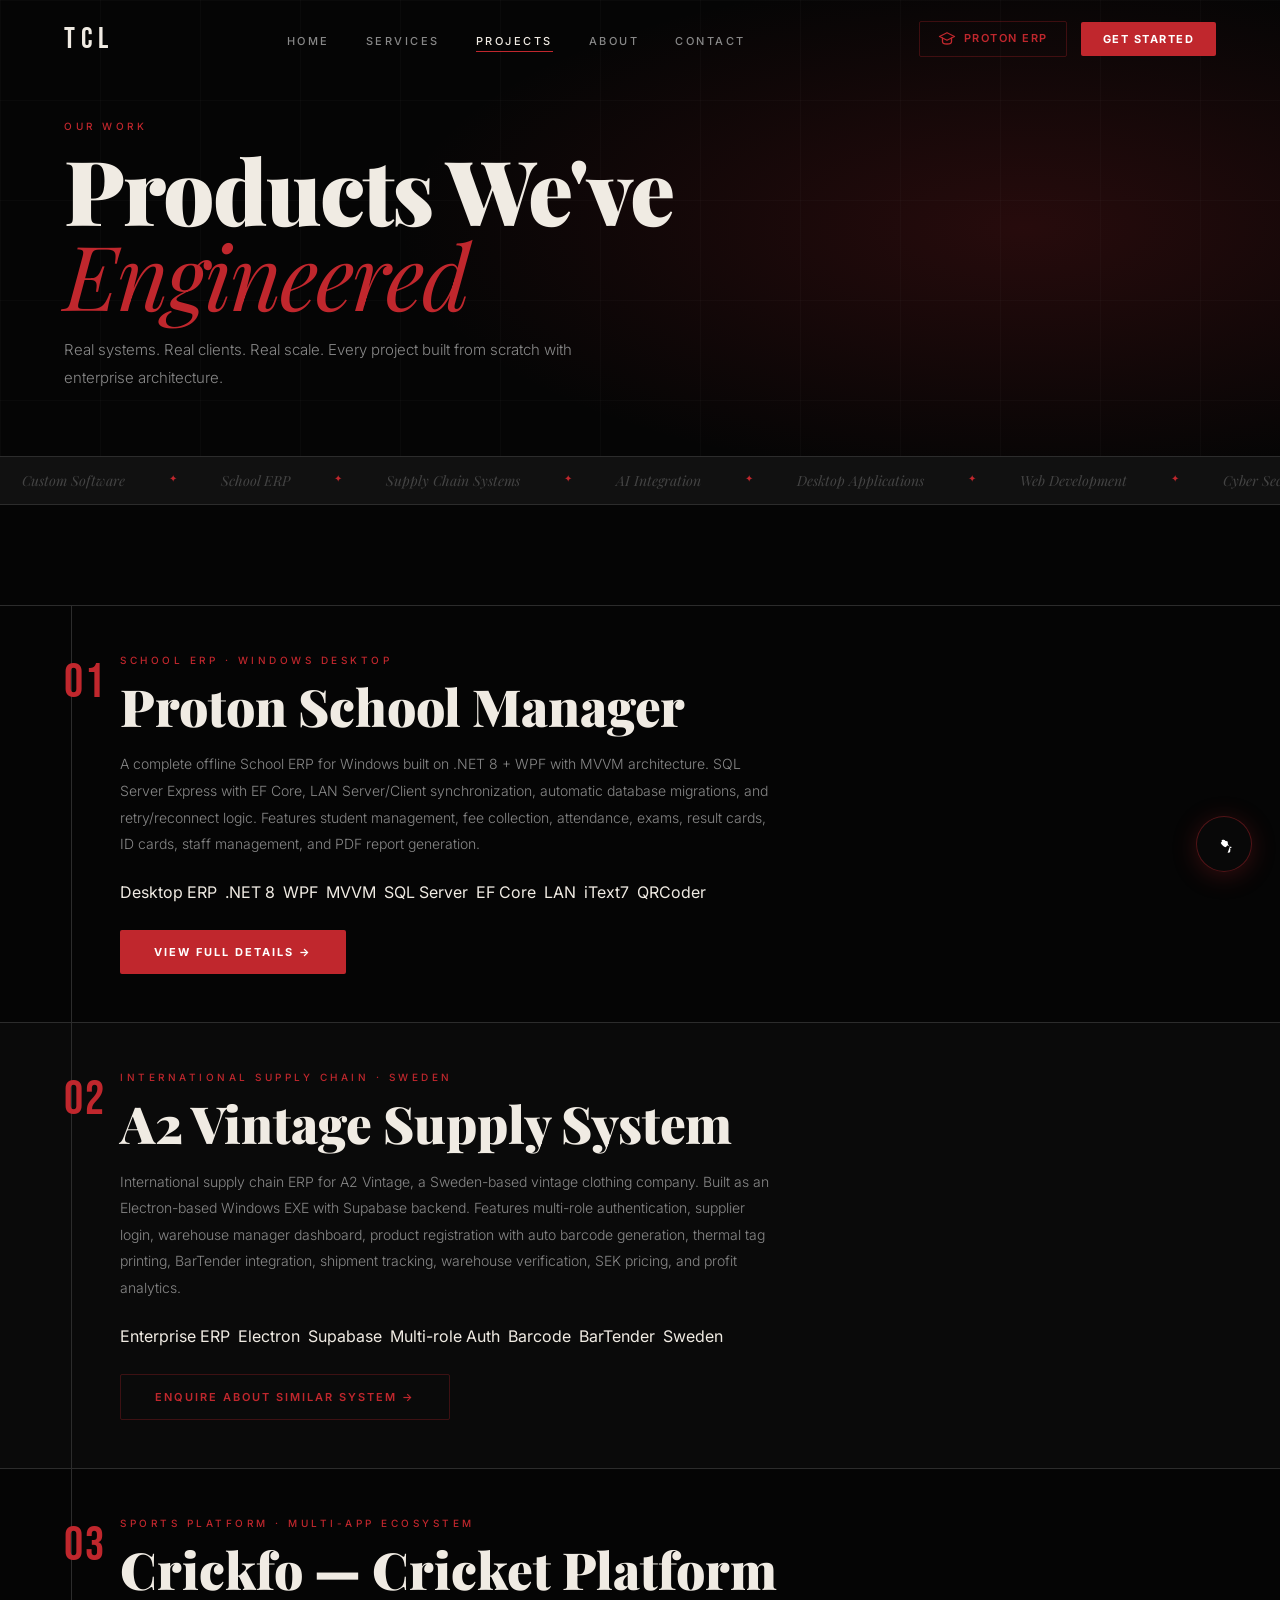
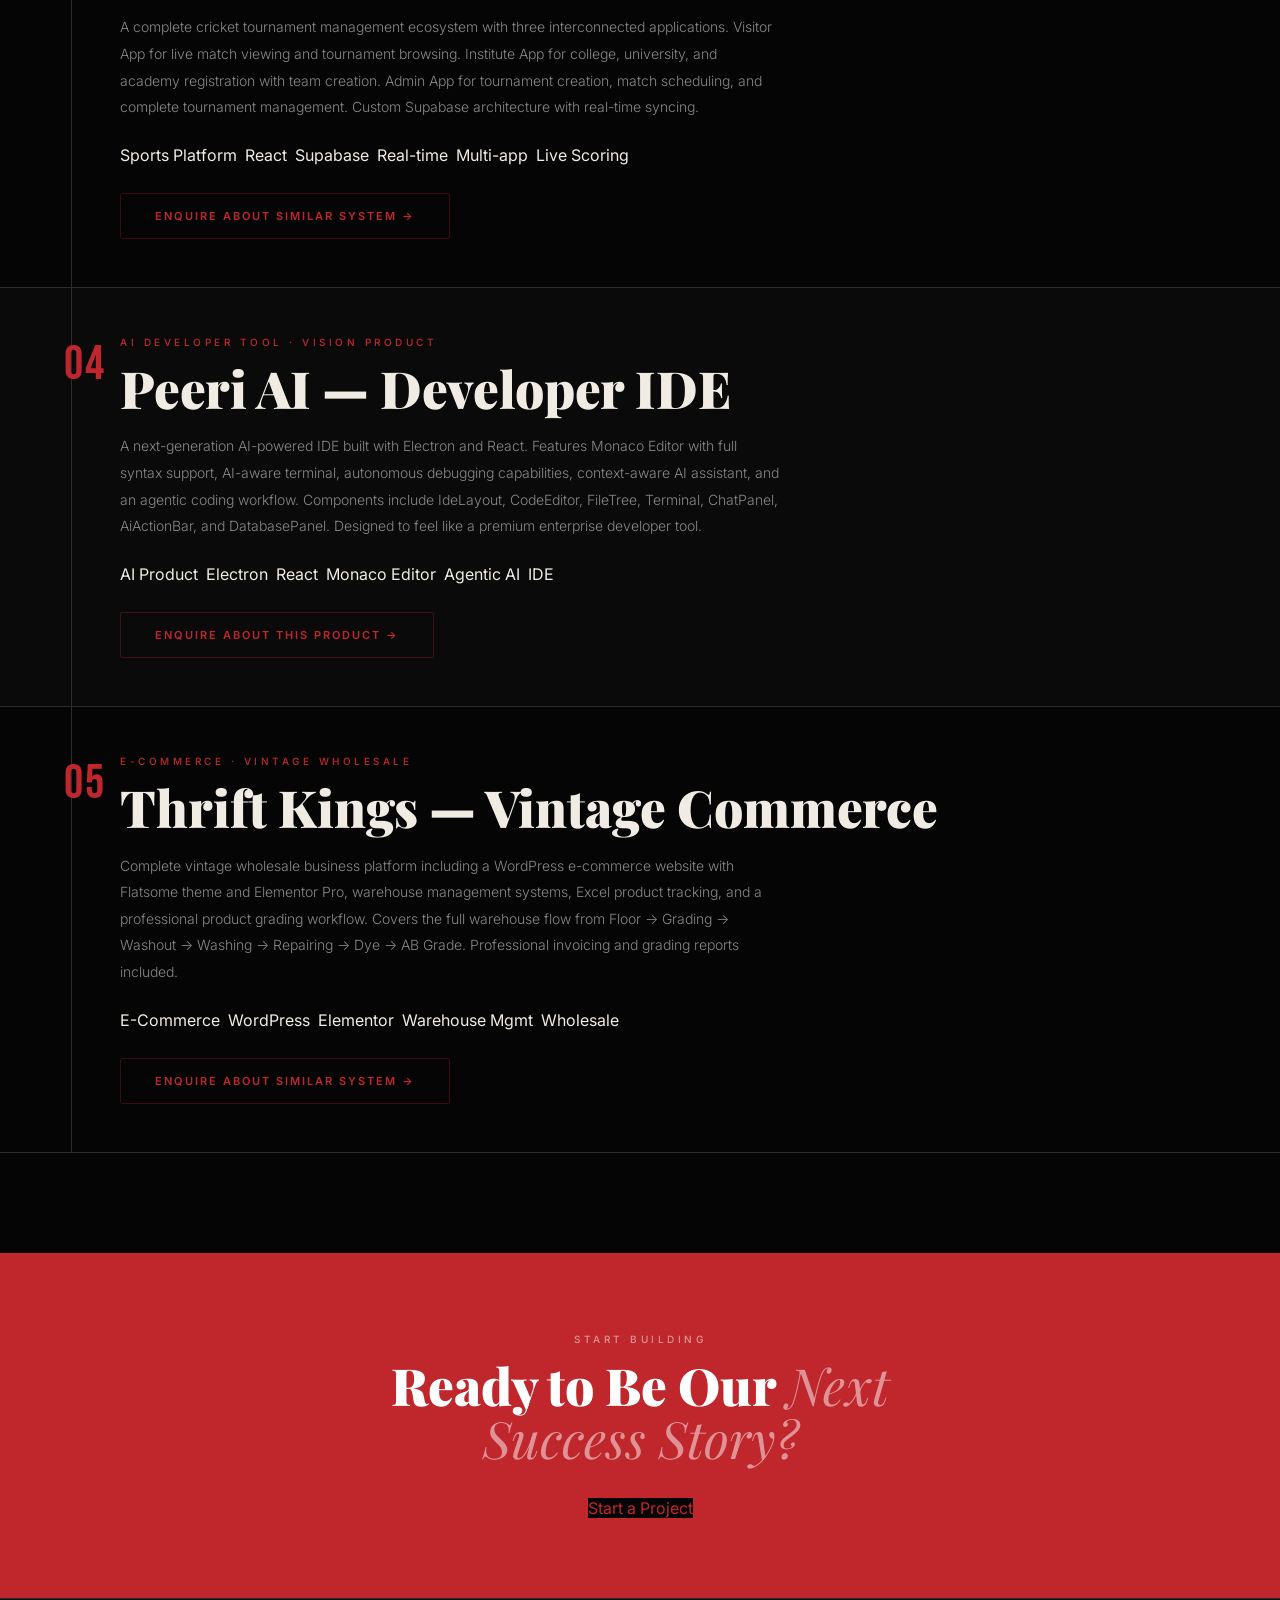
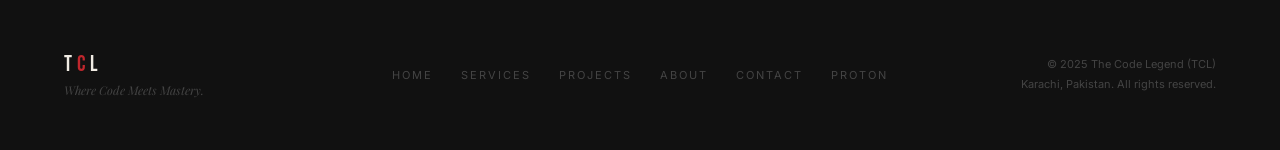
<file: projects.html>
<!DOCTYPE html>
<html lang="en">
<head>
<meta charset="UTF-8"/>
<meta name="viewport" content="width=device-width,initial-scale=1.0"/>
<title>Enterprise Software Portfolio | The Code Legends — Pakistan Software House</title>
<meta name="description" content="Explore the portfolio of The Code Legends, featuring enterprise-grade school ERPs, Sweden supply chain platforms, cricket SaaS systems, and custom software built in Pakistan."/>
<meta name="keywords" content="software house in Pakistan, web development company Karachi, enterprise software portfolio, ERP development Pakistan, The Code Legends"/>
<link rel="stylesheet" href="style.css"/>
<style>.page-hero-title{max-width:700px;} @media(max-width:768px){.pr-row{grid-template-columns:1fr!important;} .pr-row .pi{display:none;}}</style>
</head>
<body>

<nav id="nb">
  <a href="index.html" class="n-logo">TCL</a>
  <ul class="n-links">
    <li><a href="index.html">Home</a></li>
    <li><a href="services.html">Services</a></li>
    <li><a href="projects.html" class="active">Projects</a></li>
    <li><a href="about.html">About</a></li>
    <li><a href="contact.html">Contact</a></li>
  </ul>
  <div class="n-right">
    <a href="proton.html" class="n-proton"><svg class="svg-ico inline-ico" role="img" aria-label="Proton ERP Logo" viewBox="0 0 24 24"><path d="M22 10l-10-5-10 5 10 5 10-5z"/><path d="M6 12v5c0 2 2 3 6 3s6-1 6-3v-5"/></svg>Proton ERP</a>
    <a href="contact.html" class="n-cta">Get Started</a>
  </div>
  <button class="hamburger" id="ham"><span></span><span></span><span></span></button>
</nav>
<div class="mob-menu" id="mobMenu">
  <a href="index.html" onclick="cm()">Home</a>
  <a href="services.html" onclick="cm()">Services</a>
  <a href="projects.html" class="active" onclick="cm()">Projects</a>
  <a href="about.html" onclick="cm()">About</a>
  <a href="contact.html" onclick="cm()">Contact</a>
  <a href="proton.html" onclick="cm()" style="color:var(--red)">Proton</a>
  <a href="contact.html" class="mob-cta-btn" onclick="cm()">Get Started</a>
</div>


<div class="page-hero">
  <div class="page-hero-grid"></div>
  <span class="slabel" style="position:relative;z-index:1;">Our Work</span>
  <h1 class="page-hero-title" style="position:relative;z-index:1;">Products We've <em>Engineered</em></h1>
  <p class="page-hero-sub">Real systems. Real clients. Real scale. Every project built from scratch with enterprise architecture.</p>
</div>
<div class="ticker"><div class="tick-track"><span>Custom Software</span><span class="tg">✦</span><span>School ERP</span><span class="tg">✦</span><span>Supply Chain Systems</span><span class="tg">✦</span><span>AI Integration</span><span class="tg">✦</span><span>Desktop Applications</span><span class="tg">✦</span><span>Web Development</span><span class="tg">✦</span><span>Cyber Security</span><span class="tg">✦</span><span>Enterprise Architecture</span><span class="tg">✦</span><span>Penetration Testing</span><span class="tg">✦</span><span>IT Consultancy</span><span class="tg">✦</span><span>Custom Software</span><span class="tg">✦</span><span>School ERP</span><span class="tg">✦</span><span>Supply Chain Systems</span><span class="tg">✦</span><span>AI Integration</span><span class="tg">✦</span><span>Desktop Applications</span><span class="tg">✦</span><span>Web Development</span><span class="tg">✦</span><span>Cyber Security</span><span class="tg">✦</span><span>Enterprise Architecture</span><span class="tg">✦</span><span>Penetration Testing</span><span class="tg">✦</span><span>IT Consultancy</span><span class="tg">✦</span></div></div>
<section style="padding:100px 0;background:var(--black);">
  <div style="border-top:1px solid var(--border);">

  <div style="display:grid;grid-template-columns:72px 1fr;gap:0;border-bottom:1px solid var(--border);">
    <div style="border-right:1px solid var(--border);padding:48px 0 48px 64px;display:flex;align-items:flex-start;">
      <span style="font-family:var(--head);font-size:48px;letter-spacing:2px;color:var(--red);">01</span>
    </div>
    <div style="padding:48px 64px 48px 48px;" class="r">
      <div class="slabel">School ERP · Windows Desktop</div>
      <h2 class="sh">Proton School Manager</h2>
      <p style="font-size:14px;color:var(--muted);line-height:1.9;font-weight:300;max-width:660px;margin-bottom:24px;">A complete offline School ERP for Windows built on .NET 8 + WPF with MVVM architecture. SQL Server Express with EF Core, LAN Server/Client synchronization, automatic database migrations, and retry/reconnect logic. Features student management, fee collection, attendance, exams, result cards, ID cards, staff management, and PDF report generation.</p>
      <div style="display:flex;gap:8px;flex-wrap:wrap;margin-bottom:28px;"><span class="pt g">Desktop ERP</span><span class="pt">.NET 8</span><span class="pt">WPF</span><span class="pt">MVVM</span><span class="pt">SQL Server</span><span class="pt">EF Core</span><span class="pt">LAN</span><span class="pt">iText7</span><span class="pt">QRCoder</span></div>
      <a href="proton.html" class="btn-r" style="font-size:11px;">View Full Details →</a>
    </div>
  </div>

  <div style="display:grid;grid-template-columns:72px 1fr;gap:0;border-bottom:1px solid var(--border);background:var(--dark);">
    <div style="border-right:1px solid var(--border);padding:48px 0 48px 64px;display:flex;align-items:flex-start;">
      <span style="font-family:var(--head);font-size:48px;letter-spacing:2px;color:var(--red);">02</span>
    </div>
    <div style="padding:48px 64px 48px 48px;" class="r">
      <div class="slabel">International Supply Chain · Sweden</div>
      <h2 class="sh">A2 Vintage Supply System</h2>
      <p style="font-size:14px;color:var(--muted);line-height:1.9;font-weight:300;max-width:660px;margin-bottom:24px;">International supply chain ERP for A2 Vintage, a Sweden-based vintage clothing company. Built as an Electron-based Windows EXE with Supabase backend. Features multi-role authentication, supplier login, warehouse manager dashboard, product registration with auto barcode generation, thermal tag printing, BarTender integration, shipment tracking, warehouse verification, SEK pricing, and profit analytics.</p>
      <div style="display:flex;gap:8px;flex-wrap:wrap;margin-bottom:28px;"><span class="pt g">Enterprise ERP</span><span class="pt">Electron</span><span class="pt">Supabase</span><span class="pt">Multi-role Auth</span><span class="pt">Barcode</span><span class="pt">BarTender</span><span class="pt">Sweden</span></div>
      <a href="contact.html" class="btn-o" style="font-size:11px;">Enquire About Similar System →</a>
    </div>
  </div>

  <div style="display:grid;grid-template-columns:72px 1fr;gap:0;border-bottom:1px solid var(--border);">
    <div style="border-right:1px solid var(--border);padding:48px 0 48px 64px;display:flex;align-items:flex-start;">
      <span style="font-family:var(--head);font-size:48px;letter-spacing:2px;color:var(--red);">03</span>
    </div>
    <div style="padding:48px 64px 48px 48px;" class="r">
      <div class="slabel">Sports Platform · Multi-App Ecosystem</div>
      <h2 class="sh">Crickfo — Cricket Platform</h2>
      <p style="font-size:14px;color:var(--muted);line-height:1.9;font-weight:300;max-width:660px;margin-bottom:24px;">A complete cricket tournament management ecosystem with three interconnected applications. Visitor App for live match viewing and tournament browsing. Institute App for college, university, and academy registration with team creation. Admin App for tournament creation, match scheduling, and complete tournament management. Custom Supabase architecture with real-time syncing.</p>
      <div style="display:flex;gap:8px;flex-wrap:wrap;margin-bottom:28px;"><span class="pt g">Sports Platform</span><span class="pt">React</span><span class="pt">Supabase</span><span class="pt">Real-time</span><span class="pt">Multi-app</span><span class="pt">Live Scoring</span></div>
      <a href="contact.html" class="btn-o" style="font-size:11px;">Enquire About Similar System →</a>
    </div>
  </div>

  <div style="display:grid;grid-template-columns:72px 1fr;gap:0;border-bottom:1px solid var(--border);background:var(--dark);">
    <div style="border-right:1px solid var(--border);padding:48px 0 48px 64px;display:flex;align-items:flex-start;">
      <span style="font-family:var(--head);font-size:48px;letter-spacing:2px;color:var(--red);">04</span>
    </div>
    <div style="padding:48px 64px 48px 48px;" class="r">
      <div class="slabel">AI Developer Tool · Vision Product</div>
      <h2 class="sh">Peeri AI — Developer IDE</h2>
      <p style="font-size:14px;color:var(--muted);line-height:1.9;font-weight:300;max-width:660px;margin-bottom:24px;">A next-generation AI-powered IDE built with Electron and React. Features Monaco Editor with full syntax support, AI-aware terminal, autonomous debugging capabilities, context-aware AI assistant, and an agentic coding workflow. Components include IdeLayout, CodeEditor, FileTree, Terminal, ChatPanel, AiActionBar, and DatabasePanel. Designed to feel like a premium enterprise developer tool.</p>
      <div style="display:flex;gap:8px;flex-wrap:wrap;margin-bottom:28px;"><span class="pt g">AI Product</span><span class="pt">Electron</span><span class="pt">React</span><span class="pt">Monaco Editor</span><span class="pt">Agentic AI</span><span class="pt">IDE</span></div>
      <a href="contact.html" class="btn-o" style="font-size:11px;">Enquire About This Product →</a>
    </div>
  </div>

  <div style="display:grid;grid-template-columns:72px 1fr;gap:0;border-bottom:1px solid var(--border);">
    <div style="border-right:1px solid var(--border);padding:48px 0 48px 64px;display:flex;align-items:flex-start;">
      <span style="font-family:var(--head);font-size:48px;letter-spacing:2px;color:var(--red);">05</span>
    </div>
    <div style="padding:48px 64px 48px 48px;" class="r">
      <div class="slabel">E-Commerce · Vintage Wholesale</div>
      <h2 class="sh">Thrift Kings — Vintage Commerce</h2>
      <p style="font-size:14px;color:var(--muted);line-height:1.9;font-weight:300;max-width:660px;margin-bottom:24px;">Complete vintage wholesale business platform including a WordPress e-commerce website with Flatsome theme and Elementor Pro, warehouse management systems, Excel product tracking, and a professional product grading workflow. Covers the full warehouse flow from Floor → Grading → Washout → Washing → Repairing → Dye → AB Grade. Professional invoicing and grading reports included.</p>
      <div style="display:flex;gap:8px;flex-wrap:wrap;margin-bottom:28px;"><span class="pt g">E-Commerce</span><span class="pt">WordPress</span><span class="pt">Elementor</span><span class="pt">Warehouse Mgmt</span><span class="pt">Wholesale</span></div>
      <a href="contact.html" class="btn-o" style="font-size:11px;">Enquire About Similar System →</a>
    </div>
  </div>

  </div>
</section>
<section style="background:var(--red);padding:80px 64px;text-align:center;">
  <span class="slabel" style="color:rgba(255,255,255,.5);">Start Building</span>
  <h2 class="sh" style="color:#fff;max-width:520px;margin:0 auto 32px;">Ready to Be Our <em style="color:rgba(255,255,255,.5);">Next Success Story?</em></h2>
  <a href="contact.html" class="btn-blk" style="background:var(--black);color:var(--red);">Start a Project</a>
</section>


<footer>
  <div>
    <div class="fl-logo">T<span>C</span>L</div>
    <div class="fl-tag">Where Code Meets Mastery.</div>
  </div>
  <div class="fc">
    <a href="index.html">Home</a>
    <a href="services.html">Services</a>
    <a href="projects.html">Projects</a>
    <a href="about.html">About</a>
    <a href="contact.html">Contact</a>
    <a href="proton.html">Proton</a>
  </div>
  <div class="fr">© 2025 The Code Legend (TCL)<br/>Karachi, Pakistan. All rights reserved.</div>
</footer>

<!-- PREMIUM WHATSAPP CHAT WIDGET -->
<div class="wa-widget" id="waWidget">
  <button class="wa-launcher" id="waLauncher" aria-label="Chat on WhatsApp">
    <svg viewBox="0 0 24 24" xmlns="http://www.w3.org/2000/svg">
      <path d="M17.472 14.382c-.297-.149-1.758-.867-2.03-.967-.273-.099-.471-.148-.67.15-.197.297-.767.966-.94 1.164-.173.199-.347.223-.644.075-.297-.15-1.255-.463-2.39-1.475-.883-.788-1.48-1.761-1.653-2.059-.173-.297-.018-.458.13-.606.134-.133.298-.347.446-.52.149-.174.198-.298.298-.497.099-.198.05-.371-.025-.52-.075-.149-.669-1.04 1.016-1.04 2.479 0 1.462 1.065 2.875 1.213 3.074.149.198 2.096 3.2 5.077 4.487.709.306 1.262.489 1.694.625.712.227 1.36.195 1.871.118.571-.085 1.758-.719 2.006-1.413.248-.694.248-1.289.173-1.413-.074-.124-.272-.198-.57-.347m-5.421 7.403h-.004a9.87 9.87 0 0 1-5.031-1.378l-.361-.214-3.741.982.998-3.648-.235-.374a9.86 9.86 0 0 1-1.51-5.26c.001-5.45 4.436-9.884 9.888-9.884 2.64 0 5.122 1.03 6.988 2.898a9.825 9.825 0 0 1 2.893 6.994c-.003 5.45-4.437 9.884-9.885 9.884m8.413-18.297A11.815 11.815 0 0 0 12.05 0C5.495 0 .16 5.335.157 11.892c0 2.096.547 4.142 1.588 5.945L.057 24l6.305-1.654a11.882 11.882 0 0 0 5.683 1.448h.005c6.554 0 11.89-5.335 11.893-11.893a11.821 11.821 0 0 0-3.48-8.413Z"/>
    </svg>
  </button>
  <div class="wa-tooltip">Chat with us</div>
  <div class="wa-panel" id="waPanel">
    <div class="wa-header">
      <div class="wa-profile">
        <div class="wa-avatar">
          TCL
          <span class="wa-status-dot"></span>
        </div>
        <div>
          <div class="wa-info-title">The Code Legend</div>
          <div class="wa-info-sub">Typically replies within minutes</div>
        </div>
      </div>
      <button class="wa-close" id="waClose" aria-label="Close">&#x2715;</button>
    </div>
    <div class="wa-body">
      <div class="wa-msg">
        👋 Hi there! Welcome to <strong>The Code Legend</strong>.<br><br>
        We build world-class enterprise software. How can we help you today?
      </div>
      <div class="wa-templates-lbl">Quick Messages</div>
      <div class="wa-templates">
        <button class="wa-btn-tpl" onclick="sendWaMsg('I want to discuss a custom software project')">I need a custom software solution</button>
        <button class="wa-btn-tpl" onclick="sendWaMsg('Tell me more about Proton School Manager ERP')">Tell me about Proton ERP</button>
        <button class="wa-btn-tpl" onclick="sendWaMsg('I need a web or app development quote')">Get a project quote</button>
      </div>
      <button class="wa-btn-main" onclick="sendWaMsg('')">
        <svg viewBox="0 0 24 24"><path d="M17.472 14.382c-.297-.149-1.758-.867-2.03-.967-.273-.099-.471-.148-.67.15-.197.297-.767.966-.94 1.164-.173.199-.347.223-.644.075-.297-.15-1.255-.463-2.39-1.475-.883-.788-1.48-1.761-1.653-2.059-.173-.297-.018-.458.13-.606.134-.133.298-.347.446-.52.149-.174.198-.298.298-.497.099-.198.05-.371-.025-.52-.075-.149-.669-1.612-.916-2.207-.242-.579-.487-.5-.669-.51-.173-.008-.371-.01-.57-.01-.198 0-.52.074-.792.372-.272.297-1.04 1.016-1.04 2.479 0 1.462 1.065 2.875 1.213 3.074.149.198 2.096 3.2 5.077 4.487.709.306 1.262.489 1.694.625.712.227 1.36.195 1.871.118.571-.085 1.758-.719 2.006-1.413.248-.694.248-1.289.173-1.413-.074-.124-.272-.198-.57-.347m-5.421 7.403h-.004a9.87 9.87 0 0 1-5.031-1.378l-.361-.214-3.741.982.998-3.648-.235-.374a9.86 9.86 0 0 1-1.51-5.26c.001-5.45 4.436-9.884 9.888-9.884 2.64 0 5.122 1.03 6.988 2.898a9.825 9.825 0 0 1 2.893 6.994c-.003 5.45-4.437 9.884-9.885 9.884m8.413-18.297A11.815 11.815 0 0 0 12.05 0C5.495 0 .16 5.335.157 11.892c0 2.096.547 4.142 1.588 5.945L.057 24l6.305-1.654a11.882 11.882 0 0 0 5.683 1.448h.005c6.554 0 11.89-5.335 11.893-11.893a11.821 11.821 0 0 0-3.48-8.413Z"/>
        Open WhatsApp
      </button>
    </div>
  </div>
</div>
<script src="main.js"></script>
</body>
</html>
</file>
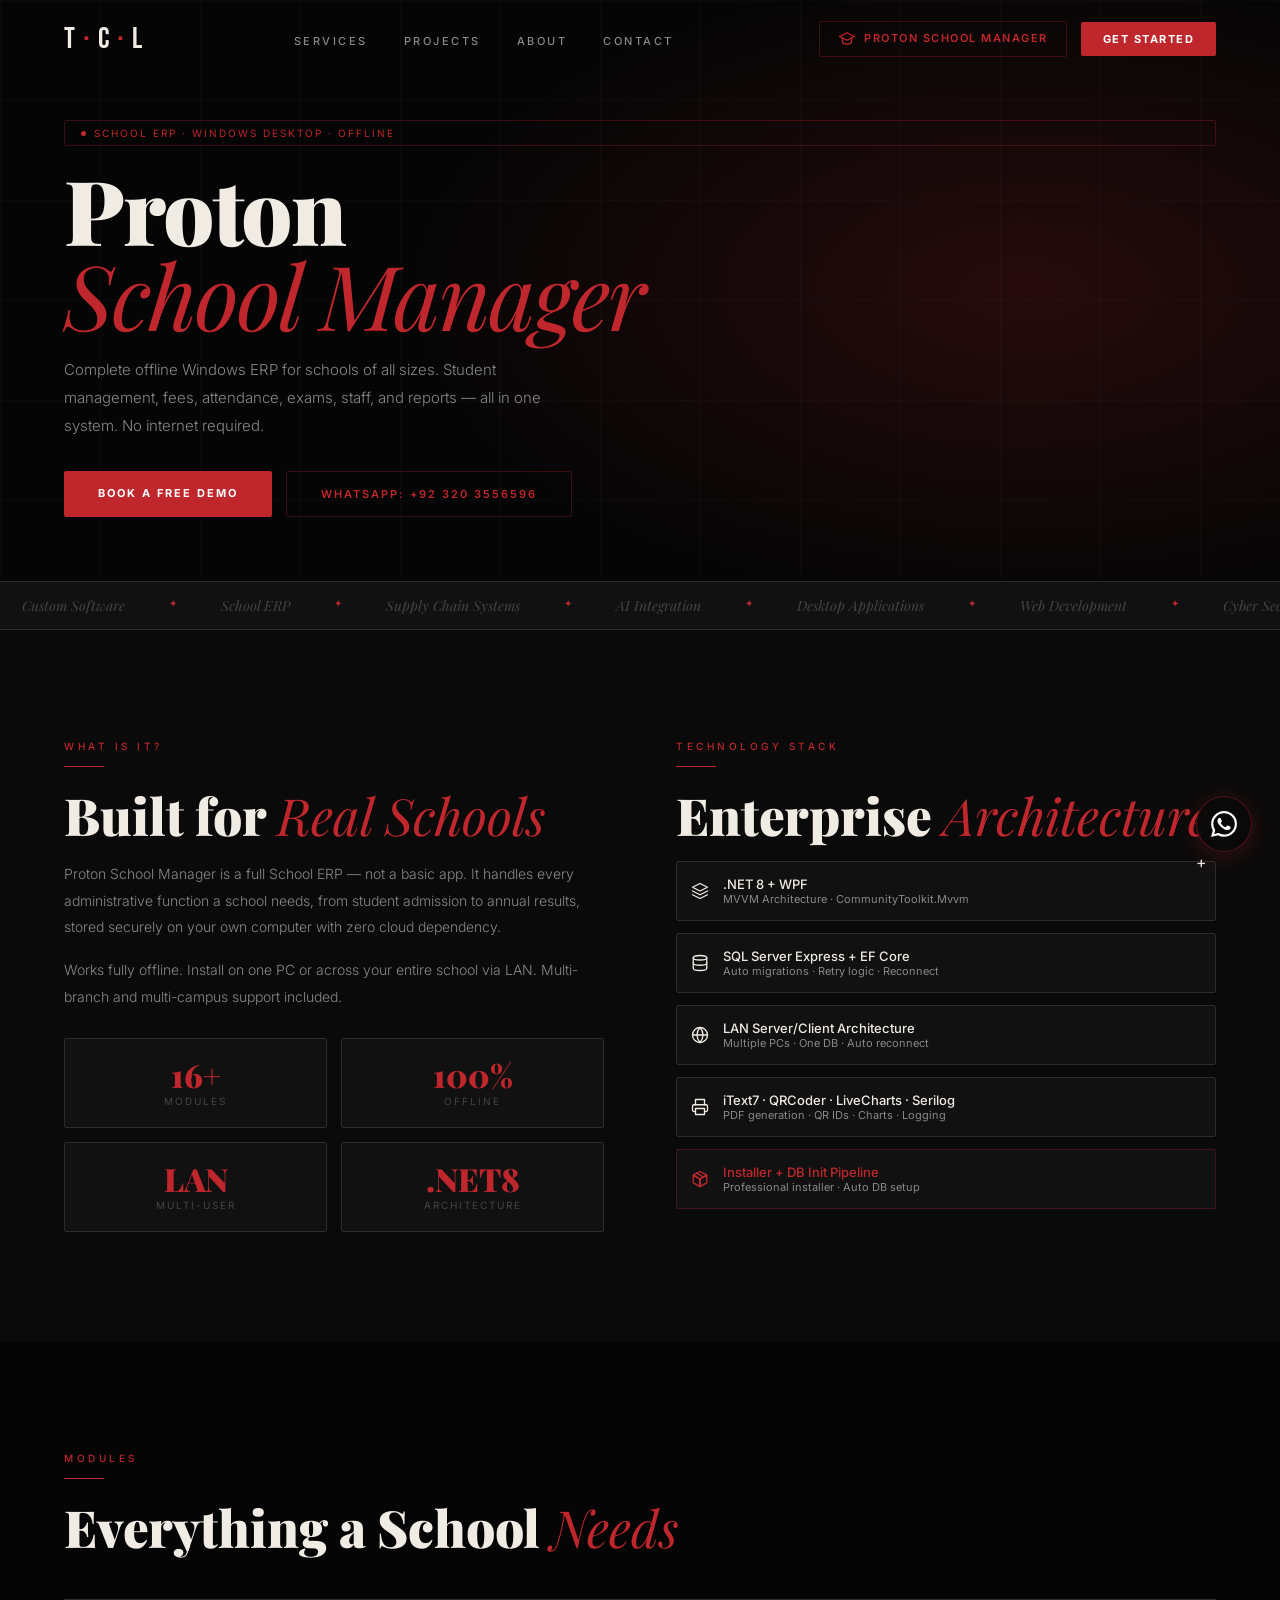
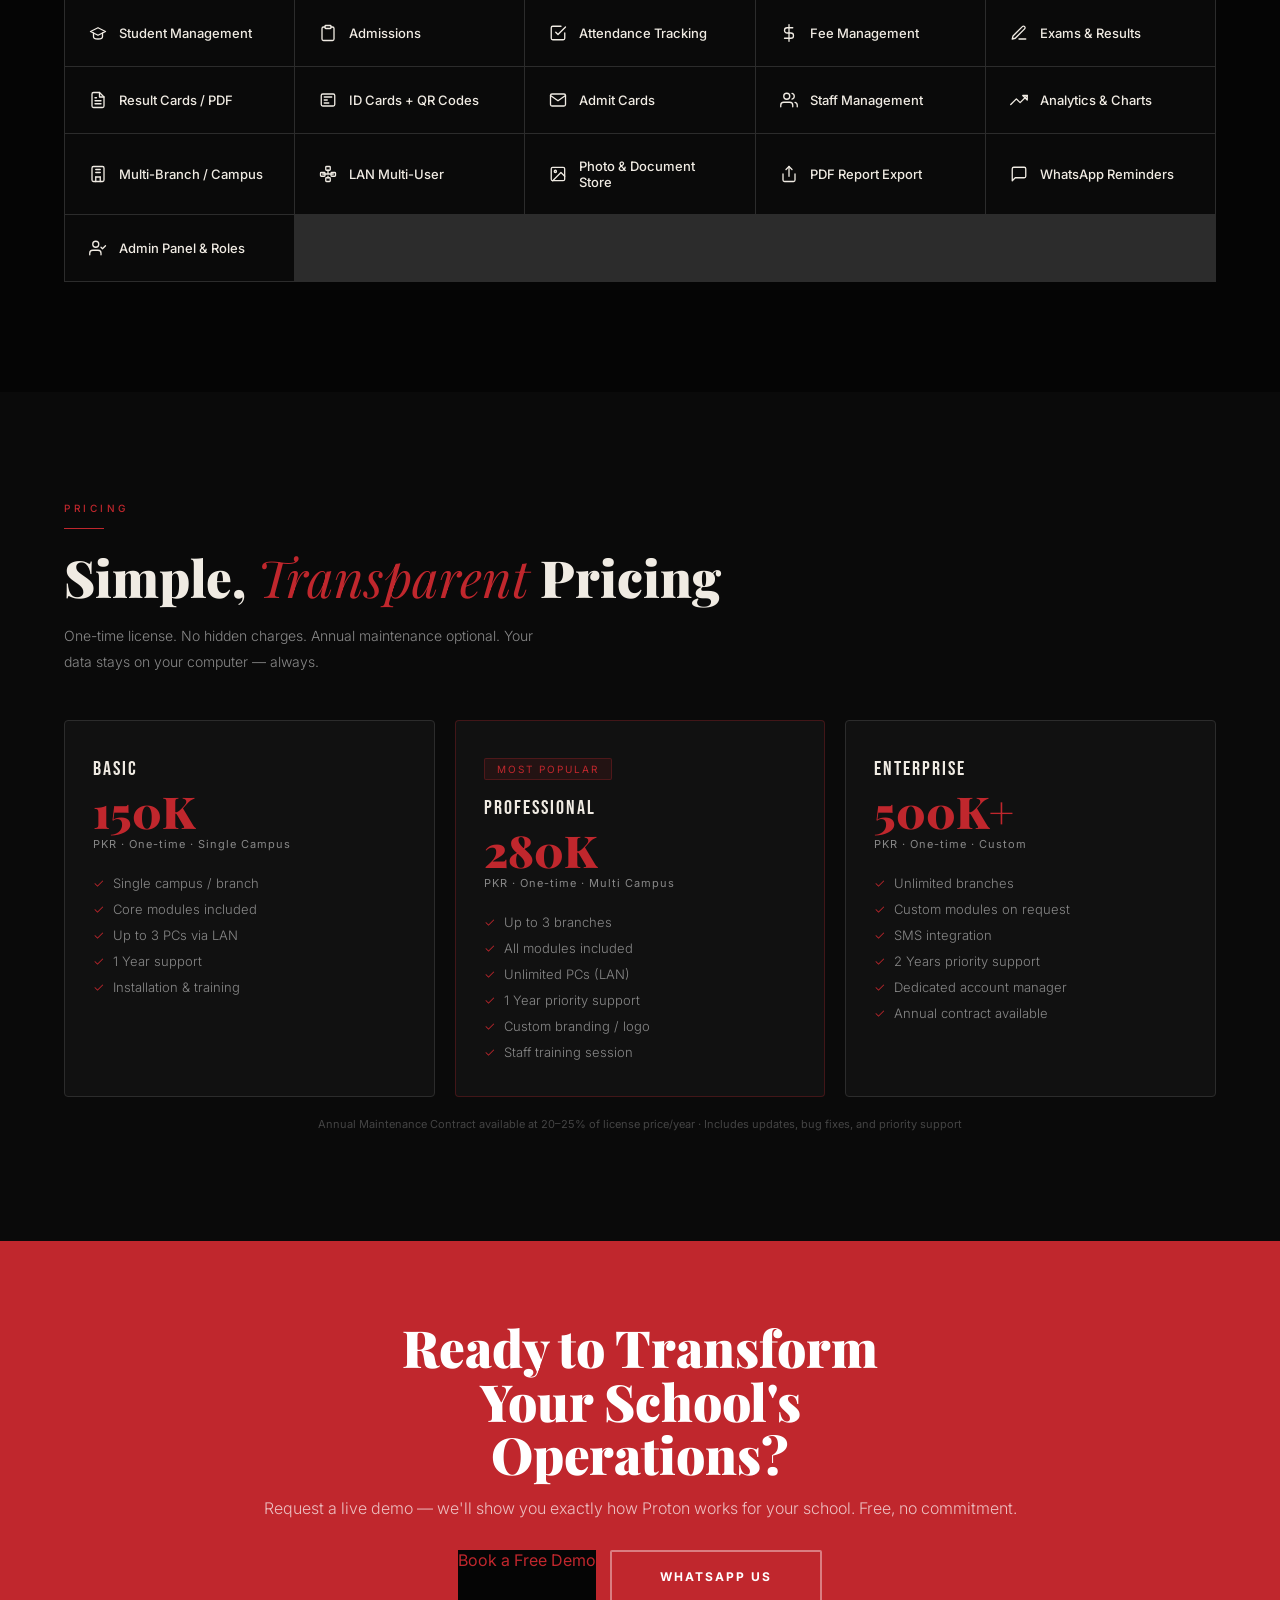
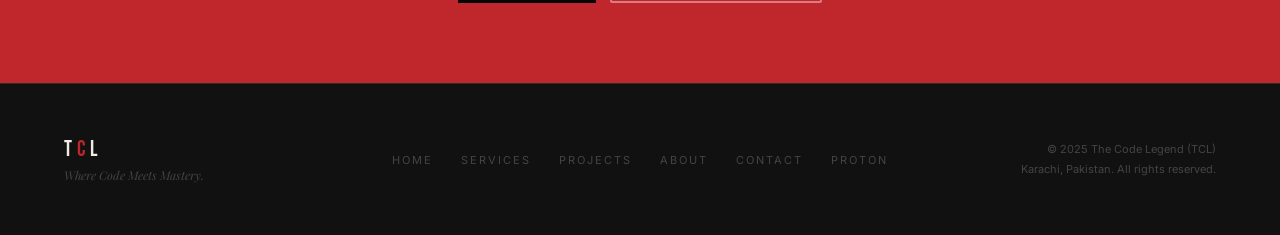
<file: proton.html>
<!DOCTYPE html>
<html lang="en">
<head>
<meta charset="UTF-8"/>
<meta name="viewport" content="width=device-width,initial-scale=1.0"/>
<title>Proton School ERP | School Management System by The Code Legends Pakistan</title>
<meta name="description" content="Proton is a comprehensive school management ERP by The Code Legends — Pakistan's top software house. Manage students, fees, timetables, and staff from one powerful dashboard."/>
<meta name="keywords" content="school ERP Pakistan, school management system Karachi, ERP development Pakistan, software house in Pakistan, The Code Legends Proton"/>
<meta property="og:title" content="Proton School ERP | The Code Legends"/>
<meta property="og:description" content="Comprehensive school management system built by The Code Legends, Pakistan's premier software house."/>
<meta property="og:type" content="website"/>
<link rel="stylesheet" href="style.css"/>
<style>@keyframes bd{0%,100%{opacity:1;}50%{opacity:.15;}} @media(max-width:1100px){.sec[style*="grid-template-columns:1fr 1fr"]{grid-template-columns:1fr!important;gap:48px!important;}} @media(max-width:768px){div[style*="grid-template-columns:repeat(3"]{grid-template-columns:1fr!important;}}</style>
</head>
<body>

<nav id="nb">
  <a href="index.html" class="n-logo">T<span class="dot">·</span>C<span class="dot">·</span>L</a>
  <ul class="n-links"><li><a href="services.html">Services</a></li>
<li><a href="projects.html">Projects</a></li>
<li><a href="about.html">About</a></li>
<li><a href="contact.html">Contact</a></li>
</ul>
  <div class="n-right">
    <a href="proton.html" class="n-proton"><svg class="svg-ico inline-ico" role="img" aria-label="Proton ERP logo" viewBox="0 0 24 24"><path d="M22 10l-10-5-10 5 10 5 10-5z"/><path d="M6 12v5c0 2 2 3 6 3s6-1 6-3v-5"/></svg>Proton School Manager</a>
    <a href="contact.html" class="n-cta">Get Started</a>
  </div>
  <button class="hamburger" id="ham"><span></span><span></span><span></span></button>
</nav>
<div class="mob-menu" id="mobMenu">
  <a href="services.html" onclick="cm()">Services</a>
<a href="projects.html" onclick="cm()">Projects</a>
<a href="about.html" onclick="cm()">About</a>
<a href="contact.html" onclick="cm()">Contact</a>

  <a href="proton.html" onclick="cm()" style="color:var(--red)">Proton School Manager</a>
  <a href="contact.html" class="mob-cta-btn" onclick="cm()">Get Started</a>
</div>


<div class="page-hero" style="min-height:55vh;">
  <div class="page-hero-grid"></div>
  <div style="display:inline-flex;align-items:center;gap:8px;border:1px solid var(--red-border);padding:6px 16px;border-radius:2px;font-size:10px;letter-spacing:2px;text-transform:uppercase;color:var(--red);margin-bottom:20px;position:relative;z-index:1;"><span style="width:5px;height:5px;border-radius:50%;background:var(--red);display:inline-block;animation:bd 2s infinite;"></span>School ERP · Windows Desktop · Offline</div>
  <h1 class="page-hero-title" style="position:relative;z-index:1;">Proton<br/><em>School Manager</em></h1>
  <p class="page-hero-sub">Complete offline Windows ERP for schools of all sizes. Student management, fees, attendance, exams, staff, and reports — all in one system. No internet required.</p>
  <div style="display:flex;gap:14px;flex-wrap:wrap;margin-top:32px;position:relative;z-index:1;">
    <a href="contact.html" class="btn-r">Book a Free Demo</a>
    <a href="https://wa.me/923203556596" target="_blank" class="btn-o">WhatsApp: +92 320 3556596</a>
  </div>
</div>
<div class="ticker"><div class="tick-track"><span>Custom Software</span><span class="tg">✦</span><span>School ERP</span><span class="tg">✦</span><span>Supply Chain Systems</span><span class="tg">✦</span><span>AI Integration</span><span class="tg">✦</span><span>Desktop Applications</span><span class="tg">✦</span><span>Web Development</span><span class="tg">✦</span><span>Cyber Security</span><span class="tg">✦</span><span>Enterprise Architecture</span><span class="tg">✦</span><span>Penetration Testing</span><span class="tg">✦</span><span>IT Consultancy</span><span class="tg">✦</span><span>Custom Software</span><span class="tg">✦</span><span>School ERP</span><span class="tg">✦</span><span>Supply Chain Systems</span><span class="tg">✦</span><span>AI Integration</span><span class="tg">✦</span><span>Desktop Applications</span><span class="tg">✦</span><span>Web Development</span><span class="tg">✦</span><span>Cyber Security</span><span class="tg">✦</span><span>Enterprise Architecture</span><span class="tg">✦</span><span>Penetration Testing</span><span class="tg">✦</span><span>IT Consultancy</span><span class="tg">✦</span></div></div>
<section class="sec" style="background:var(--dark);display:grid;grid-template-columns:1fr 1fr;gap:72px;align-items:start;">
  <div class="r">
    <span class="slabel">What Is It?</span><div class="sline"></div>
    <h2 class="sh">Built for <em>Real Schools</em></h2>
    <p style="font-size:14px;color:var(--muted);line-height:1.9;font-weight:300;margin-bottom:16px;">Proton School Manager is a full School ERP — not a basic app. It handles every administrative function a school needs, from student admission to annual results, stored securely on your own computer with zero cloud dependency.</p>
    <p style="font-size:14px;color:var(--muted);line-height:1.9;font-weight:300;margin-bottom:28px;">Works fully offline. Install on one PC or across your entire school via LAN. Multi-branch and multi-campus support included.</p>
    <div style="display:grid;grid-template-columns:1fr 1fr;gap:14px;">
      <div style="padding:20px;background:var(--dark2);border:1px solid var(--border);border-radius:2px;text-align:center;"><div style="font-family:var(--display);font-size:32px;font-weight:900;color:var(--red);line-height:1;">16+</div><div style="font-size:10px;letter-spacing:2px;text-transform:uppercase;color:var(--dim);margin-top:4px;">Modules</div></div>
      <div style="padding:20px;background:var(--dark2);border:1px solid var(--border);border-radius:2px;text-align:center;"><div style="font-family:var(--display);font-size:32px;font-weight:900;color:var(--red);line-height:1;">100%</div><div style="font-size:10px;letter-spacing:2px;text-transform:uppercase;color:var(--dim);margin-top:4px;">Offline</div></div>
      <div style="padding:20px;background:var(--dark2);border:1px solid var(--border);border-radius:2px;text-align:center;"><div style="font-family:var(--display);font-size:32px;font-weight:900;color:var(--red);line-height:1;">LAN</div><div style="font-size:10px;letter-spacing:2px;text-transform:uppercase;color:var(--dim);margin-top:4px;">Multi-User</div></div>
      <div style="padding:20px;background:var(--dark2);border:1px solid var(--border);border-radius:2px;text-align:center;"><div style="font-family:var(--display);font-size:32px;font-weight:900;color:var(--red);line-height:1;">.NET8</div><div style="font-size:10px;letter-spacing:2px;text-transform:uppercase;color:var(--dim);margin-top:4px;">Architecture</div></div>
    </div>
  </div>
  <div class="r d2">
    <span class="slabel">Technology Stack</span><div class="sline"></div>
    <h2 class="sh">Enterprise <em>Architecture</em></h2>
    <div style="display:flex;flex-direction:column;gap:12px;">
      <div style="display:flex;gap:14px;align-items:center;padding:14px;background:var(--dark2);border:1px solid var(--border);border-radius:2px;"><svg class="svg-ico" viewBox="0 0 24 24"><path d="M12 2L2 7l10 5 10-5-10-5zM2 17l10 5 10-5M2 12l10 5 10-5"/></svg><div><div style="font-size:13px;font-weight:500;">.NET 8 + WPF</div><div style="font-size:11px;color:var(--muted);">MVVM Architecture · CommunityToolkit.Mvvm</div></div></div>
      <div style="display:flex;gap:14px;align-items:center;padding:14px;background:var(--dark2);border:1px solid var(--border);border-radius:2px;"><svg class="svg-ico" viewBox="0 0 24 24"><ellipse cx="12" cy="5" rx="9" ry="3"/><path d="M3 5v14c0 1.66 4 3 9 3s9-1.34 9-3V5"/><path d="M3 12c0 1.66 4 3 9 3s9-1.34 9-3"/></svg><div><div style="font-size:13px;font-weight:500;">SQL Server Express + EF Core</div><div style="font-size:11px;color:var(--muted);">Auto migrations · Retry logic · Reconnect</div></div></div>
      <div style="display:flex;gap:14px;align-items:center;padding:14px;background:var(--dark2);border:1px solid var(--border);border-radius:2px;"><svg class="svg-ico" viewBox="0 0 24 24"><circle cx="12" cy="12" r="10"/><path d="M12 2a15.3 15.3 0 0 1 4 10 15.3 15.3 0 0 1-4 10 15.3 15.3 0 0 1-4-10 15.3 15.3 0 0 1 4-10z"/><path d="M2 12h20"/></svg><div><div style="font-size:13px;font-weight:500;">LAN Server/Client Architecture</div><div style="font-size:11px;color:var(--muted);">Multiple PCs · One DB · Auto reconnect</div></div></div>
      <div style="display:flex;gap:14px;align-items:center;padding:14px;background:var(--dark2);border:1px solid var(--border);border-radius:2px;"><svg class="svg-ico" viewBox="0 0 24 24"><polyline points="6 9 6 2 18 2 18 9"/><path d="M6 18H4a2 2 0 0 1-2-2v-5a2 2 0 0 1 2-2h16a2 2 0 0 1 2 2v5a2 2 0 0 1-2 2h-2"/><rect x="6" y="14" width="12" height="8"/></svg><div><div style="font-size:13px;font-weight:500;">iText7 · QRCoder · LiveCharts · Serilog</div><div style="font-size:11px;color:var(--muted);">PDF generation · QR IDs · Charts · Logging</div></div></div>
      <div style="display:flex;gap:14px;align-items:center;padding:14px;background:var(--dark2);border:1px solid var(--red-border);border-radius:2px;"><svg class="svg-ico" viewBox="0 0 24 24" style="stroke:var(--red);"><line x1="16.5" y1="9.4" x2="7.5" y2="4.21"/><polygon points="12 22.08 12 12 3 6.92 3 17.08 12 22.08"/><polygon points="12 22.08 21 17.08 21 6.92 12 12 12 22.08"/><polygon points="12 12 21 6.92 12 2 3 6.92 12 12"/><line x1="12" y1="22.08" x2="12" y2="12"/></svg><div><div style="font-size:13px;font-weight:500;color:var(--red);">Installer + DB Init Pipeline</div><div style="font-size:11px;color:var(--muted);">Professional installer · Auto DB setup</div></div></div>
    </div>
  </div>
</section>
<section class="sec" style="background:var(--black);">
  <div class="r" style="margin-bottom:44px;"><span class="slabel">Modules</span><div class="sline"></div><h2 class="sh">Everything a School <em>Needs</em></h2></div>
  <div style="display:grid;grid-template-columns:repeat(auto-fill,minmax(200px,1fr));gap:1px;background:var(--border);border:1px solid var(--border);">
    <div style="background:var(--dark);padding:24px;display:flex;align-items:center;gap:12px;transition:background .3s;" onmouseover="this.style.background='var(--dark2)'" onmouseout="this.style.background='var(--dark)'"><svg class="svg-ico" viewBox="0 0 24 24"><path d="M22 10l-10-5-10 5 10 5 10-5z"/><path d="M6 12v5c0 2 2 3 6 3s6-1 6-3v-5"/></svg><span style="font-size:13px;font-weight:500;">Student Management</span></div>
    <div style="background:var(--dark);padding:24px;display:flex;align-items:center;gap:12px;transition:background .3s;" onmouseover="this.style.background='var(--dark2)'" onmouseout="this.style.background='var(--dark)'"><svg class="svg-ico" viewBox="0 0 24 24"><rect x="8" y="2" width="8" height="4" rx="1" ry="1"/><path d="M16 4h2a2 2 0 0 1 2 2v14a2 2 0 0 1-2 2H6a2 2 0 0 1-2-2V6a2 2 0 0 1 2-2h2"/></svg><span style="font-size:13px;font-weight:500;">Admissions</span></div>
    <div style="background:var(--dark);padding:24px;display:flex;align-items:center;gap:12px;transition:background .3s;" onmouseover="this.style.background='var(--dark2)'" onmouseout="this.style.background='var(--dark)'"><svg class="svg-ico" viewBox="0 0 24 24"><polyline points="9 11 12 14 22 4"/><path d="M21 12v7a2 2 0 0 1-2 2H5a2 2 0 0 1-2-2V5a2 2 0 0 1 2-2h11"/></svg><span style="font-size:13px;font-weight:500;">Attendance Tracking</span></div>
    <div style="background:var(--dark);padding:24px;display:flex;align-items:center;gap:12px;transition:background .3s;" onmouseover="this.style.background='var(--dark2)'" onmouseout="this.style.background='var(--dark)'"><svg class="svg-ico" viewBox="0 0 24 24"><line x1="12" y1="1" x2="12" y2="23"/><path d="M17 5H9.5a3.5 3.5 0 0 0 0 7h5a3.5 3.5 0 0 1 0 7H6"/></svg><span style="font-size:13px;font-weight:500;">Fee Management</span></div>
    <div style="background:var(--dark);padding:24px;display:flex;align-items:center;gap:12px;transition:background .3s;" onmouseover="this.style.background='var(--dark2)'" onmouseout="this.style.background='var(--dark)'"><svg class="svg-ico" viewBox="0 0 24 24"><path d="M12 20h9"/><path d="M16.5 3.5a2.121 2.121 0 0 1 3 3L7 19l-4 1 1-4L16.5 3.5z"/></svg><span style="font-size:13px;font-weight:500;">Exams & Results</span></div>
    <div style="background:var(--dark);padding:24px;display:flex;align-items:center;gap:12px;transition:background .3s;" onmouseover="this.style.background='var(--dark2)'" onmouseout="this.style.background='var(--dark)'"><svg class="svg-ico" viewBox="0 0 24 24"><path d="M14 2H6a2 2 0 0 0-2 2v16a2 2 0 0 0 2 2h12a2 2 0 0 0 2-2V8z"/><polyline points="14 2 14 8 20 8"/><line x1="16" y1="13" x2="8" y2="13"/><line x1="16" y1="17" x2="8" y2="17"/><polyline points="10 9 9 9 8 9"/></svg><span style="font-size:13px;font-weight:500;">Result Cards / PDF</span></div>
    <div style="background:var(--dark);padding:24px;display:flex;align-items:center;gap:12px;transition:background .3s;" onmouseover="this.style.background='var(--dark2)'" onmouseout="this.style.background='var(--dark)'"><svg class="svg-ico" viewBox="0 0 24 24"><rect x="3" y="4" width="18" height="16" rx="2"/><line x1="7" y1="8" x2="17" y2="8"/><line x1="7" y1="12" x2="11" y2="12"/><line x1="7" y1="16" x2="13" y2="16"/></svg><span style="font-size:13px;font-weight:500;">ID Cards + QR Codes</span></div>
    <div style="background:var(--dark);padding:24px;display:flex;align-items:center;gap:12px;transition:background .3s;" onmouseover="this.style.background='var(--dark2)'" onmouseout="this.style.background='var(--dark)'"><svg class="svg-ico" viewBox="0 0 24 24"><path d="M4 4h16c1.1 0 2 .9 2 2v12c0 1.1-.9 2-2 2H4c-1.1 0-2-.9-2-2V6c0-1.1.9-2 2-2z"/><polyline points="22,6 12,13 2,6"/></svg><span style="font-size:13px;font-weight:500;">Admit Cards</span></div>
    <div style="background:var(--dark);padding:24px;display:flex;align-items:center;gap:12px;transition:background .3s;" onmouseover="this.style.background='var(--dark2)'" onmouseout="this.style.background='var(--dark)'"><svg class="svg-ico" viewBox="0 0 24 24"><path d="M17 21v-2a4 4 0 0 0-4-4H5a4 4 0 0 0-4 4v2"/><circle cx="9" cy="7" r="4"/><path d="M23 21v-2a4 4 0 0 0-3-3.87"/><path d="M16 3.13a4 4 0 0 1 0 7.75"/></svg><span style="font-size:13px;font-weight:500;">Staff Management</span></div>
    <div style="background:var(--dark);padding:24px;display:flex;align-items:center;gap:12px;transition:background .3s;" onmouseover="this.style.background='var(--dark2)'" onmouseout="this.style.background='var(--dark)'"><svg class="svg-ico" viewBox="0 0 24 24"><polyline points="23 6 13.5 15.5 8.5 10.5 1 18"/><polygon points="17 6 23 6 23 12"/></svg><span style="font-size:13px;font-weight:500;">Analytics & Charts</span></div>
    <div style="background:var(--dark);padding:24px;display:flex;align-items:center;gap:12px;transition:background .3s;" onmouseover="this.style.background='var(--dark2)'" onmouseout="this.style.background='var(--dark)'"><svg class="svg-ico" viewBox="0 0 24 24"><rect x="4" y="2" width="16" height="20" rx="2" ry="2"/><line x1="9" y1="22" x2="9" y2="16"/><line x1="15" y1="22" x2="15" y2="16"/><line x1="9" y1="16" x2="15" y2="16"/><path d="M9 6h6M9 10h6"/></svg><span style="font-size:13px;font-weight:500;">Multi-Branch / Campus</span></div>
    <div style="background:var(--dark);padding:24px;display:flex;align-items:center;gap:12px;transition:background .3s;" onmouseover="this.style.background='var(--dark2)'" onmouseout="this.style.background='var(--dark)'"><svg class="svg-ico" viewBox="0 0 24 24"><rect x="9" y="17" width="6" height="5" rx="1"/><rect x="9" y="2" width="6" height="5" rx="1"/><rect x="2" y="10" width="6" height="5" rx="1"/><rect x="16" y="10" width="6" height="5" rx="1"/><path d="M12 7v5M5 12h14M12 15v2"/></svg><span style="font-size:13px;font-weight:500;">LAN Multi-User</span></div>
    <div style="background:var(--dark);padding:24px;display:flex;align-items:center;gap:12px;transition:background .3s;" onmouseover="this.style.background='var(--dark2)'" onmouseout="this.style.background='var(--dark)'"><svg class="svg-ico" viewBox="0 0 24 24"><rect x="3" y="3" width="18" height="18" rx="2" ry="2"/><circle cx="8.5" cy="8.5" r="1.5"/><polyline points="21 15 16 10 5 21"/></svg><span style="font-size:13px;font-weight:500;">Photo & Document Store</span></div>
    <div style="background:var(--dark);padding:24px;display:flex;align-items:center;gap:12px;transition:background .3s;" onmouseover="this.style.background='var(--dark2)'" onmouseout="this.style.background='var(--dark)'"><svg class="svg-ico" viewBox="0 0 24 24"><path d="M4 12v8a2 2 0 0 0 2 2h12a2 2 0 0 0 2-2v-8"/><polyline points="16 6 12 2 8 6"/><line x1="12" y1="2" x2="12" y2="15"/></svg><span style="font-size:13px;font-weight:500;">PDF Report Export</span></div>
    <div style="background:var(--dark);padding:24px;display:flex;align-items:center;gap:12px;transition:background .3s;" onmouseover="this.style.background='var(--dark2)'" onmouseout="this.style.background='var(--dark)'"><svg class="svg-ico" viewBox="0 0 24 24"><path d="M21 15a2 2 0 0 1-2 2H7l-4 4V5a2 2 0 0 1 2-2h14a2 2 0 0 1 2 2z"/></svg><span style="font-size:13px;font-weight:500;">WhatsApp Reminders</span></div>
    <div style="background:var(--dark);padding:24px;display:flex;align-items:center;gap:12px;transition:background .3s;" onmouseover="this.style.background='var(--dark2)'" onmouseout="this.style.background='var(--dark)'"><svg class="svg-ico" viewBox="0 0 24 24"><path d="M16 21v-2a4 4 0 0 0-4-4H5a4 4 0 0 0-4 4v2"/><circle cx="9" cy="7" r="4"/><polyline points="16 11 18 13 22 9"/></svg><span style="font-size:13px;font-weight:500;">Admin Panel & Roles</span></div>
  </div>
</section>
<section class="sec" style="background:var(--dark);">
  <div class="r" style="margin-bottom:44px;"><span class="slabel">Pricing</span><div class="sline"></div><h2 class="sh">Simple, <em>Transparent</em> Pricing</h2><p class="sp">One-time license. No hidden charges. Annual maintenance optional. Your data stays on your computer — always.</p></div>
  <div style="display:grid;grid-template-columns:repeat(3,1fr);gap:20px;" class="r">
    <div style="background:var(--dark2);border:1px solid var(--border);border-radius:4px;padding:36px 28px;">
      <div style="font-family:var(--head);font-size:20px;letter-spacing:2px;margin-bottom:8px;">Basic</div>
      <div style="font-family:var(--display);font-size:44px;font-weight:900;color:var(--red);line-height:1;margin-bottom:4px;">150K</div>
      <div style="font-size:11px;color:var(--muted);letter-spacing:1px;margin-bottom:24px;">PKR · One-time · Single Campus</div>
      <ul style="list-style:none;display:flex;flex-direction:column;gap:10px;">
        <li style="font-size:13px;color:var(--muted);display:flex;gap:9px;font-weight:300;"><span style="color:var(--red);">✓</span>Single campus / branch</li>
        <li style="font-size:13px;color:var(--muted);display:flex;gap:9px;font-weight:300;"><span style="color:var(--red);">✓</span>Core modules included</li>
        <li style="font-size:13px;color:var(--muted);display:flex;gap:9px;font-weight:300;"><span style="color:var(--red);">✓</span>Up to 3 PCs via LAN</li>
        <li style="font-size:13px;color:var(--muted);display:flex;gap:9px;font-weight:300;"><span style="color:var(--red);">✓</span>1 Year support</li>
        <li style="font-size:13px;color:var(--muted);display:flex;gap:9px;font-weight:300;"><span style="color:var(--red);">✓</span>Installation & training</li>
      </ul>
    </div>
    <div style="background:var(--dark2);border:1px solid var(--red-border);border-radius:4px;padding:36px 28px;">
      <div style="font-size:10px;letter-spacing:2px;text-transform:uppercase;color:var(--red);background:rgba(192,39,45,.1);border:1px solid var(--red-border);padding:4px 12px;border-radius:2px;display:inline-block;margin-bottom:16px;">Most Popular</div>
      <div style="font-family:var(--head);font-size:20px;letter-spacing:2px;margin-bottom:8px;">Professional</div>
      <div style="font-family:var(--display);font-size:44px;font-weight:900;color:var(--red);line-height:1;margin-bottom:4px;">280K</div>
      <div style="font-size:11px;color:var(--muted);letter-spacing:1px;margin-bottom:24px;">PKR · One-time · Multi Campus</div>
      <ul style="list-style:none;display:flex;flex-direction:column;gap:10px;">
        <li style="font-size:13px;color:var(--muted);display:flex;gap:9px;font-weight:300;"><span style="color:var(--red);">✓</span>Up to 3 branches</li>
        <li style="font-size:13px;color:var(--muted);display:flex;gap:9px;font-weight:300;"><span style="color:var(--red);">✓</span>All modules included</li>
        <li style="font-size:13px;color:var(--muted);display:flex;gap:9px;font-weight:300;"><span style="color:var(--red);">✓</span>Unlimited PCs (LAN)</li>
        <li style="font-size:13px;color:var(--muted);display:flex;gap:9px;font-weight:300;"><span style="color:var(--red);">✓</span>1 Year priority support</li>
        <li style="font-size:13px;color:var(--muted);display:flex;gap:9px;font-weight:300;"><span style="color:var(--red);">✓</span>Custom branding / logo</li>
        <li style="font-size:13px;color:var(--muted);display:flex;gap:9px;font-weight:300;"><span style="color:var(--red);">✓</span>Staff training session</li>
      </ul>
    </div>
    <div style="background:var(--dark2);border:1px solid var(--border);border-radius:4px;padding:36px 28px;">
      <div style="font-family:var(--head);font-size:20px;letter-spacing:2px;margin-bottom:8px;">Enterprise</div>
      <div style="font-family:var(--display);font-size:44px;font-weight:900;color:var(--red);line-height:1;margin-bottom:4px;">500K+</div>
      <div style="font-size:11px;color:var(--muted);letter-spacing:1px;margin-bottom:24px;">PKR · One-time · Custom</div>
      <ul style="list-style:none;display:flex;flex-direction:column;gap:10px;">
        <li style="font-size:13px;color:var(--muted);display:flex;gap:9px;font-weight:300;"><span style="color:var(--red);">✓</span>Unlimited branches</li>
        <li style="font-size:13px;color:var(--muted);display:flex;gap:9px;font-weight:300;"><span style="color:var(--red);">✓</span>Custom modules on request</li>
        <li style="font-size:13px;color:var(--muted);display:flex;gap:9px;font-weight:300;"><span style="color:var(--red);">✓</span>SMS integration</li>
        <li style="font-size:13px;color:var(--muted);display:flex;gap:9px;font-weight:300;"><span style="color:var(--red);">✓</span>2 Years priority support</li>
        <li style="font-size:13px;color:var(--muted);display:flex;gap:9px;font-weight:300;"><span style="color:var(--red);">✓</span>Dedicated account manager</li>
        <li style="font-size:13px;color:var(--muted);display:flex;gap:9px;font-weight:300;"><span style="color:var(--red);">✓</span>Annual contract available</li>
      </ul>
    </div>
  </div>
  <p style="font-size:11px;color:var(--dim);margin-top:20px;text-align:center;">Annual Maintenance Contract available at 20–25% of license price/year · Includes updates, bug fixes, and priority support</p>
</section>
<section style="background:var(--red);padding:80px 64px;text-align:center;">
  <h2 class="sh" style="color:#fff;max-width:540px;margin:0 auto 16px;">Ready to Transform Your School's Operations?</h2>
  <p style="color:rgba(255,255,255,.7);margin-bottom:32px;font-weight:300;">Request a live demo — we'll show you exactly how Proton works for your school. Free, no commitment.</p>
  <div style="display:flex;gap:14px;justify-content:center;flex-wrap:wrap;">
    <a href="contact.html" class="btn-blk" style="background:var(--black);color:var(--red);">Book a Free Demo</a>
    <a href="https://wa.me/923203556596" target="_blank" style="display:inline-block;border:2px solid rgba(255,255,255,.4);color:#fff;padding:17px 48px;border-radius:2px;font-size:12px;font-weight:700;letter-spacing:2px;text-transform:uppercase;transition:all .3s;" onmouseover="this.style.borderColor='rgba(255,255,255,.8)'" onmouseout="this.style.borderColor='rgba(255,255,255,.4)'">WhatsApp Us</a>
  </div>
</section>


<footer>
  <div>
    <div class="fl-logo">T<span>C</span>L</div>
    <div class="fl-tag">Where Code Meets Mastery.</div>
  </div>
  <div class="fc">
    <a href="index.html">Home</a>
    <a href="services.html">Services</a>
    <a href="projects.html">Projects</a>
    <a href="about.html">About</a>
    <a href="contact.html">Contact</a>
    <a href="proton.html">Proton</a>
  </div>
  <div class="fr">© 2025 The Code Legend (TCL)<br/>Karachi, Pakistan. All rights reserved.</div>
</footer>
<!-- PREMIUM WHATSAPP CHAT WIDGET -->
<div class="wa-widget" id="waWidget">
  <button class="wa-launcher" id="waLauncher" aria-label="Chat on WhatsApp">
    <svg viewBox="0 0 24 24" xmlns="http://www.w3.org/2000/svg">
      <path d="M17.472 14.382c-.297-.149-1.758-.867-2.03-.967-.273-.099-.471-.148-.67.15-.197.297-.767.966-.94 1.164-.173.199-.347.223-.644.075-.297-.15-1.255-.463-2.39-1.475-.883-.788-1.48-1.761-1.653-2.059-.173-.297-.018-.458.13-.606.134-.133.298-.347.446-.52.149-.174.198-.298.298-.497.099-.198.05-.371-.025-.52-.075-.149-.669-1.612-.916-2.207-.242-.579-.487-.5-.669-.51-.173-.008-.371-.01-.57-.01-.198 0-.52.074-.792.372-.272.297-1.04 1.016-1.04 2.479 0 1.462 1.065 2.875 1.213 3.074.149.198 2.096 3.2 5.077 4.487.709.306 1.262.489 1.694.625.712.227 1.36.195 1.871.118.571-.085 1.758-.719 2.006-1.413.248-.694.248-1.289.173-1.413-.074-.124-.272-.198-.57-.347m-5.421 7.403h-.004a9.87 9.87 0 0 1-5.031-1.378l-.361-.214-3.741.982.998-3.648-.235-.374a9.86 9.86 0 0 1-1.51-5.26c.001-5.45 4.436-9.884 9.888-9.884 2.64 0 5.122 1.03 6.988 2.898a9.825 9.825 0 0 1 2.893 6.994c-.003 5.45-4.437 9.884-9.885 9.884m8.413-18.297A11.815 11.815 0 0 0 12.05 0C5.495 0 .16 5.335.157 11.892c0 2.096.547 4.142 1.588 5.945L.057 24l6.305-1.654a11.882 11.882 0 0 0 5.683 1.448h.005c6.554 0 11.89-5.335 11.893-11.893a11.821 11.821 0 0 0-3.48-8.413Z"/>
    </svg>
  </button>
  <div class="wa-tooltip">Chat with us</div>
  <div class="wa-panel" id="waPanel">
    <div class="wa-header">
      <div class="wa-profile">
        <div class="wa-avatar">
          TCL
          <span class="wa-status-dot"></span>
        </div>
        <div>
          <div class="wa-info-title">The Code Legend</div>
          <div class="wa-info-sub">Typically replies within minutes</div>
        </div>
      </div>
      <button class="wa-close" id="waClose" aria-label="Close">&#x2715;</button>
    </div>
    <div class="wa-body">
      <div class="wa-msg">
        👋 Hi there! Welcome to <strong>The Code Legend</strong>.<br><br>
        We build world-class enterprise software. How can we help you today?
      </div>
      <div class="wa-templates-lbl">Quick Messages</div>
      <div class="wa-templates">
        <button class="wa-btn-tpl" onclick="sendWaMsg('I want to discuss a custom software project')">I need a custom software solution</button>
        <button class="wa-btn-tpl" onclick="sendWaMsg('Tell me more about Proton School Manager ERP')">Tell me about Proton ERP</button>
        <button class="wa-btn-tpl" onclick="sendWaMsg('I need a web or app development quote')">Get a project quote</button>
      </div>
      <button class="wa-btn-main" onclick="sendWaMsg('')">
+      <div class="wa-profile">
+        <div class="wa-avatar">TCL<div class="wa-status-dot"></div></div>
+        <div>
+          <div class="wa-info-title">The Code Legend</div>
+          <div class="wa-info-sub">Online · Support Team</div>
+        </div>
+      </div>
+      <button class="wa-close" id="waClose" title="Close Panel">✕</button>
+    </div>
+    <div class="wa-body">
+      <div class="wa-msg">
+        Hi there! 👋 Let's build something legendary. We typically reply in under an hour. How can we help you today?
+      </div>
+      <div class="wa-templates-lbl">Quick Inquiries</div>
+      <div class="wa-templates">
+        <button class="wa-btn-tpl" onclick="sendWaMsg('I want to start a new project 🚀')">Start a project 🚀</button>
+        <button class="wa-btn-tpl" onclick="sendWaMsg('I am interested in Proton School ERP 🏫')">Inquire about Proton ERP 🏫</button>
+        <button class="wa-btn-tpl" onclick="sendWaMsg('I need custom AI integration 🤖')">AI & automation inquiry 🤖</button>
+      </div>
+      <button class="wa-btn-main" onclick="sendWaMsg('')">
+        <svg viewBox="0 0 24 24"><path d="M17.472 14.382c-.297-.149-1.758-.867-2.03-.967-.273-.099-.471-.148-.67.15-.197.297-.767.966-.94 1.164-.173.199-.347.223-.644.075-.297-.15-1.255-.463-2.39-1.475-.883-.788-1.48-1.761-1.653-2.059-.173-.297-.018-.458.13-.606.134-.133.298-.347.446-.52.149-.174.198-.298.298-.497.099-.198.05-.371-.025-.52-.075-.149-.669-1.612-.916-2.207-.242-.579-.487-.5-.669-.51-.173-.008-.371-.01-.57-.01-.198 0-.52.074-.792.372-.272.297-1.04 1.016-1.04 2.479 0 1.462 1.065 2.875 1.213 3.074.149.198 2.096 3.2 5.077 4.487.709.306 1.262.489 1.694.625.712.227 1.36.195 1.871.118.571-.085 1.758-.719 2.006-1.413.248-.694.248-1.289.173-1.413-.074-.124-.272-.198-.57-.347m-5.421 7.403h-.004a9.87 9.87 0 01-5.031-1.378l-.361-.214-3.741.982.998-3.648-.235-.374a9.86 9.86 0 01-1.51-5.26c.001-5.45 4.436-9.884 9.888-9.884 2.64 0 5.122 1.03 6.988 2.898a9.825 9.825 0 012.893 6.994c-.003 5.45-4.437 9.884-9.885 9.884m8.413-18.297A11.815 11.815 0 0012.05 0C5.495 0 .16 5.335.157 11.892c0 2.096.547 4.142 1.588 5.945L.057 24l6.305-1.654a11.882 11.882 0 005.683 1.448h.005c6.554 0 11.89-5.335 11.893-11.893a11.821 11.821 0 00-3.48-8.413z"/>
+        Open Direct Chat
+      </button>
+    </div>
+  </div>
+</div>
<script src="main.js"></script>

</body>
</html>
</file>
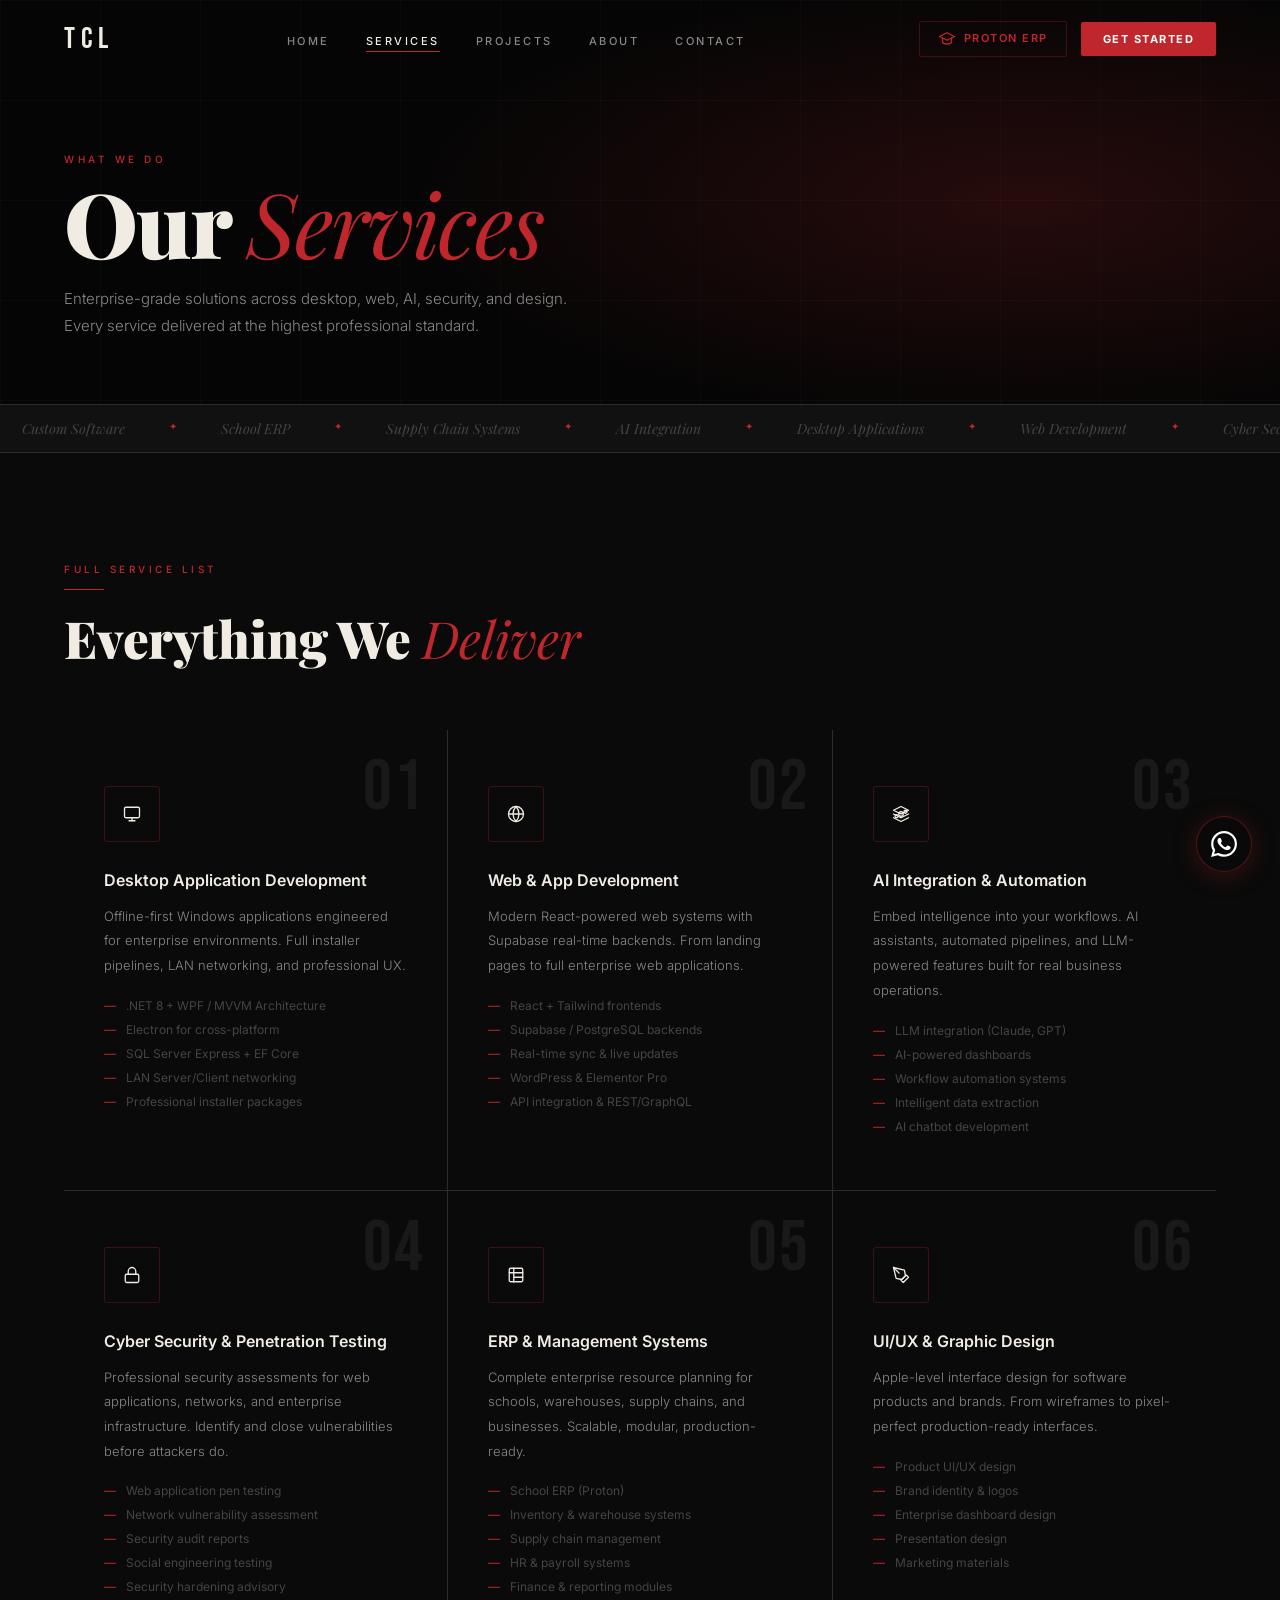
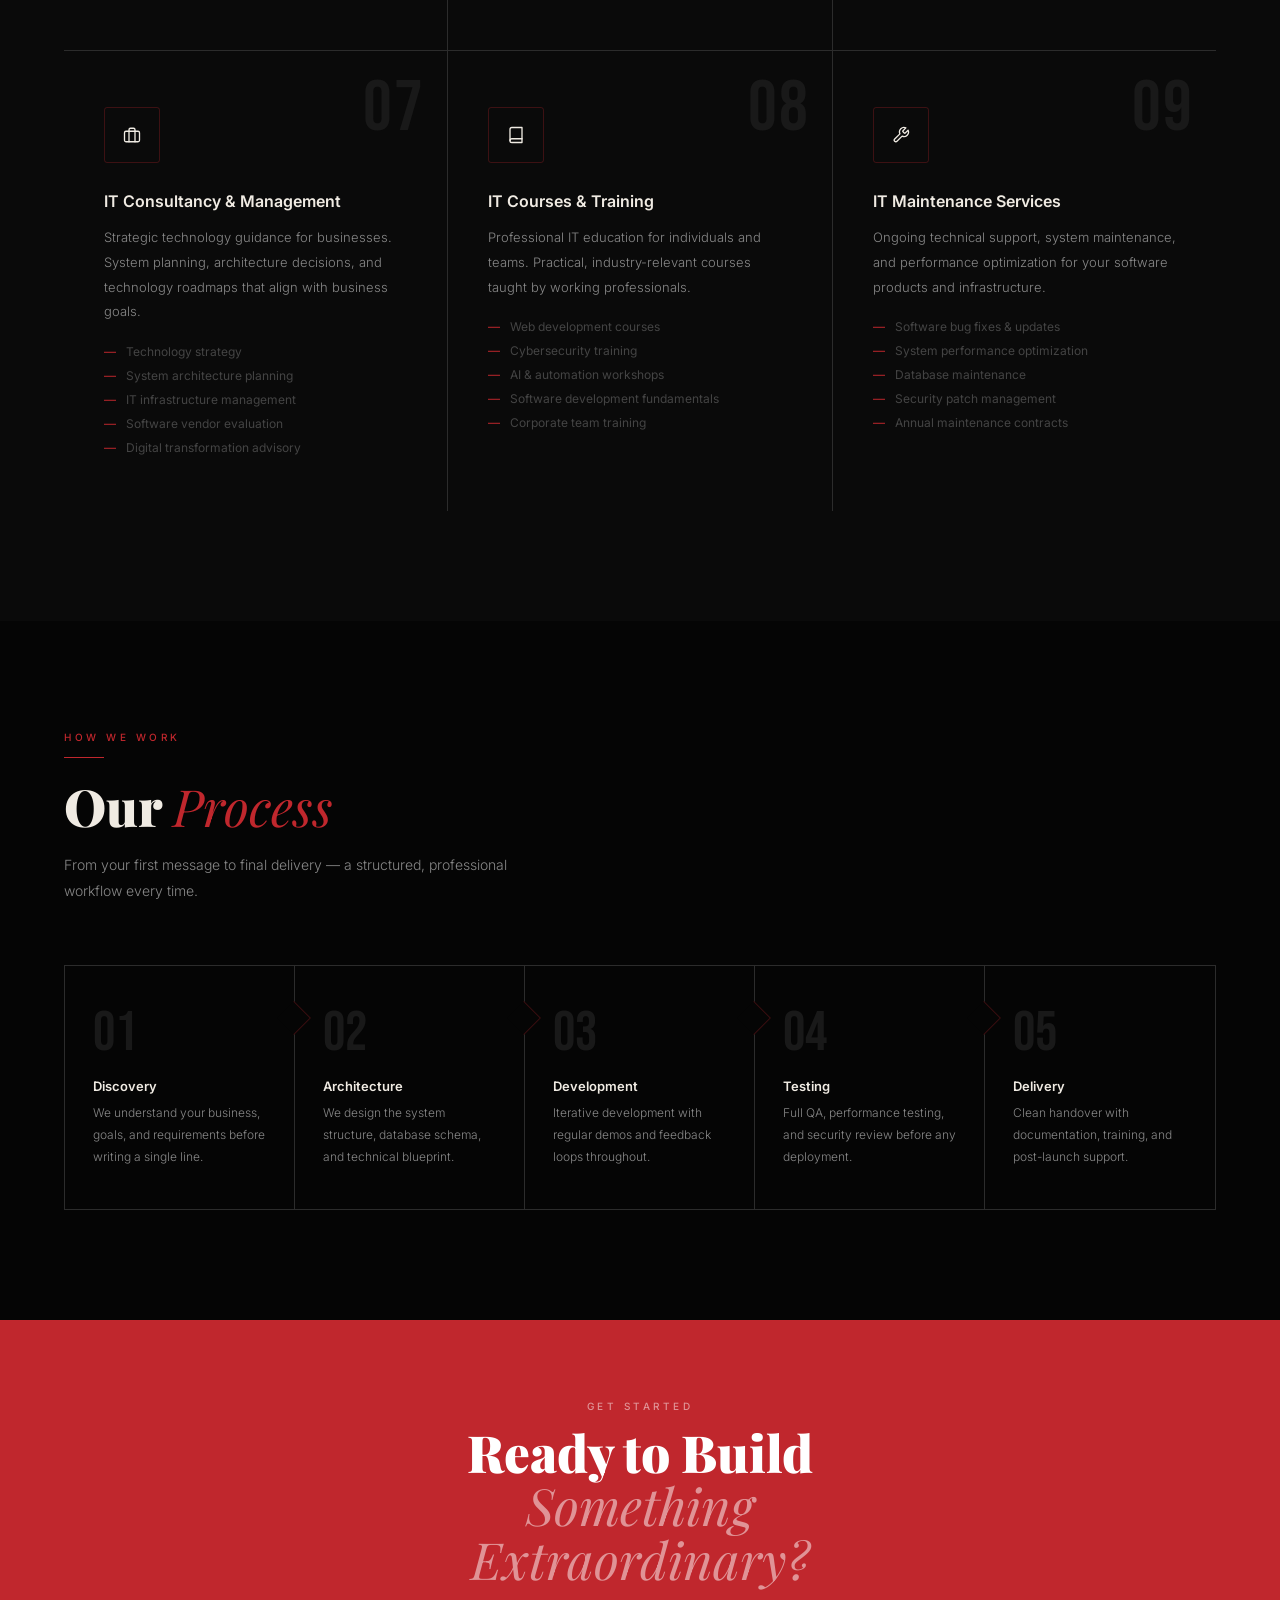
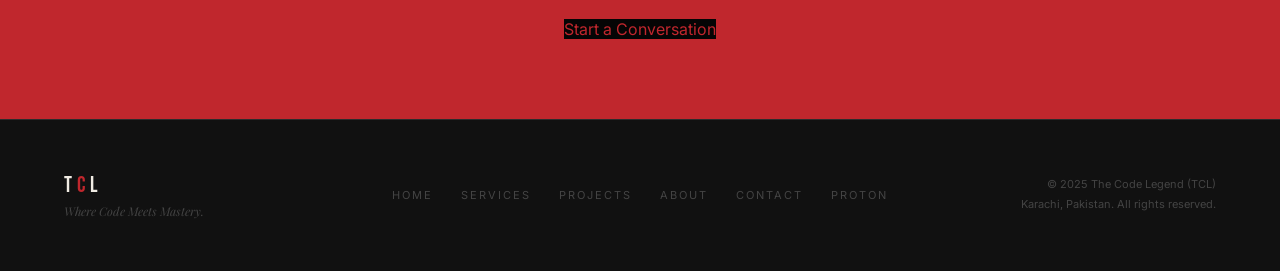
<file: services.html>
<!DOCTYPE html>
<html lang="en">
<head>
<meta charset="UTF-8"/>
<meta name="viewport" content="width=device-width,initial-scale=1.0"/>
<title>Web Development & Custom Software Services | The Code Legends</title>
<meta name="description" content="Discover custom software engineering, premium web development in Karachi, mobile app development, UI/UX design, and AI automation by The Code Legends — Pakistan's top software house."/>
<meta name="keywords" content="web development company Karachi, affordable mobile app development, UI UX design agency Pakistan, hire web developer Pakistan, software house in Pakistan"/>
<link rel="stylesheet" href="style.css"/>
<style>
.srv-full-grid { display:grid; grid-template-columns:repeat(3,1fr); gap:1px; background:var(--border); }
.svc-card { background:var(--dark); padding:56px 40px; position:relative; overflow:hidden; transition:background .4s; }
.svc-card:hover { background:var(--dark2); }
.svc-card::before { content:""; position:absolute; top:0; left:0; right:0; height:1px; background:linear-gradient(90deg,transparent,var(--red),transparent); transform:scaleX(0); transition:.5s; }
.svc-card:hover::before { transform:scaleX(1); }
.svc-n { font-family:"Bebas Neue",sans-serif; font-size:72px; letter-spacing:2px; color:var(--dark3); position:absolute; top:22px; right:22px; line-height:1; }
.svc-icon { width:56px; height:56px; border:1px solid var(--red-border); border-radius:3px; display:flex; align-items:center; justify-content:center; font-size:24px; margin-bottom:28px; }
.svc-card:hover .svc-icon { border-color:var(--red); }
.svc-title { font-size:16px; font-weight:600; margin-bottom:14px; }
.svc-desc { font-size:13px; color:var(--muted); line-height:1.9; font-weight:300; margin-bottom:20px; }
.svc-list { list-style:none; display:flex; flex-direction:column; gap:9px; }
.svc-list li { font-size:12px; color:var(--dim); display:flex; gap:10px; }
.svc-list li::before { content:"—"; color:var(--red); flex-shrink:0; }
.svc-card:hover .svc-list li { color:var(--muted); }
.process-grid { display:grid; grid-template-columns:repeat(5,1fr); gap:0; border:1px solid var(--border); margin-top:60px; }
.proc-step { padding:40px 28px; border-right:1px solid var(--border); position:relative; }
.proc-step:last-child { border-right:none; }
.proc-n { font-family:"Bebas Neue",sans-serif; font-size:56px; color:var(--dark3); line-height:1; margin-bottom:16px; }
.proc-title { font-size:13px; font-weight:600; margin-bottom:8px; }
.proc-desc { font-size:12px; color:var(--muted); line-height:1.85; font-weight:300; }
.proc-arrow { position:absolute; top:40px; right:-12px; width:24px; height:24px; border-top:1px solid var(--red-border); border-right:1px solid var(--red-border); transform:rotate(45deg); background:var(--black); z-index:2; }
.proc-step:last-child .proc-arrow { display:none; }
@media(max-width:1100px) { .srv-full-grid { grid-template-columns:repeat(2,1fr); } .process-grid { grid-template-columns:repeat(3,1fr); } }
@media(max-width:768px) { .srv-full-grid { grid-template-columns:1fr; } .process-grid { grid-template-columns:1fr; } .proc-step { border-right:none; border-bottom:1px solid var(--border); } .proc-arrow { display:none; } }
</style>
</head>
<body>

<nav id="nb">
  <a href="index.html" class="n-logo">TCL</a>
  <ul class="n-links">
    <li><a href="index.html">Home</a></li>
    <li><a href="services.html" class="active">Services</a></li>
    <li><a href="projects.html">Projects</a></li>
    <li><a href="about.html">About</a></li>
    <li><a href="contact.html">Contact</a></li>
  </ul>
  <div class="n-right">
    <a href="proton.html" class="n-proton"><svg class="svg-ico inline-ico" role="img" aria-label="Proton ERP icon" viewBox="0 0 24 24"><path d="M22 10l-10-5-10 5 10 5 10-5z"/><path d="M6 12v5c0 2 2 3 6 3s6-1 6-3v-5"/></svg>Proton ERP</a>
    <a href="contact.html" class="n-cta">Get Started</a>
  </div>
  <button class="hamburger" id="ham"><span></span><span></span><span></span></button>
</nav>
<div class="mob-menu" id="mobMenu">
  <a href="index.html" onclick="cm()">Home</a>
  <a href="services.html" class="active" onclick="cm()">Services</a>
  <a href="projects.html" onclick="cm()">Projects</a>
  <a href="about.html" onclick="cm()">About</a>
  <a href="contact.html" onclick="cm()">Contact</a>
  <a href="proton.html" onclick="cm()" style="color:var(--red)">Proton</a>
  <a href="contact.html" class="mob-cta-btn" onclick="cm()">Get Started</a>
</div>


<div class="page-hero">
  <div class="page-hero-grid"></div>
  <span class="slabel" style="position:relative;z-index:1;">What We Do</span>
  <h1 class="page-hero-title" style="position:relative;z-index:1;">Our <em>Services</em></h1>
  <p class="page-hero-sub">Enterprise-grade solutions across desktop, web, AI, security, and design. Every service delivered at the highest professional standard.</p>
</div>
<div class="ticker"><div class="tick-track"><span>Custom Software</span><span class="tg">✦</span><span>School ERP</span><span class="tg">✦</span><span>Supply Chain Systems</span><span class="tg">✦</span><span>AI Integration</span><span class="tg">✦</span><span>Desktop Applications</span><span class="tg">✦</span><span>Web Development</span><span class="tg">✦</span><span>Cyber Security</span><span class="tg">✦</span><span>Enterprise Architecture</span><span class="tg">✦</span><span>Penetration Testing</span><span class="tg">✦</span><span>IT Consultancy</span><span class="tg">✦</span><span>Custom Software</span><span class="tg">✦</span><span>School ERP</span><span class="tg">✦</span><span>Supply Chain Systems</span><span class="tg">✦</span><span>AI Integration</span><span class="tg">✦</span><span>Desktop Applications</span><span class="tg">✦</span><span>Web Development</span><span class="tg">✦</span><span>Cyber Security</span><span class="tg">✦</span><span>Enterprise Architecture</span><span class="tg">✦</span><span>Penetration Testing</span><span class="tg">✦</span><span>IT Consultancy</span><span class="tg">✦</span></div></div>
<section class="sec" style="background:var(--dark);">
  <div class="r" style="margin-bottom:64px;"><span class="slabel">Full Service List</span><div class="sline"></div><h2 class="sh">Everything We <em>Deliver</em></h2></div>
  <div class="srv-full-grid">
    <div class="svc-card r"><div class="svc-n">01</div><div class="svc-icon"><svg class="svg-ico" role="img" aria-label="Desktop app icon" viewBox="0 0 24 24"><rect x="2" y="3" width="20" height="14" rx="2" ry="2"/><line x1="8" y1="21" x2="16" y2="21"/><line x1="12" y1="17" x2="12" y2="21"/></svg></div><h3 class="svc-title">Desktop Application Development</h3><p class="svc-desc">Offline-first Windows applications engineered for enterprise environments. Full installer pipelines, LAN networking, and professional UX.</p><ul class="svc-list"><li>.NET 8 + WPF / MVVM Architecture</li><li>Electron for cross-platform</li><li>SQL Server Express + EF Core</li><li>LAN Server/Client networking</li><li>Professional installer packages</li></ul></div>
    <div class="svc-card r d2"><div class="svc-n">02</div><div class="svc-icon"><svg class="svg-ico" role="img" aria-label="Web development icon" viewBox="0 0 24 24"><circle cx="12" cy="12" r="10"/><line x1="2" y1="12" x2="22" y2="12"/><path d="M12 2a15.3 15.3 0 0 1 4 10 15.3 15.3 0 0 1-4 10 15.3 15.3 0 0 1-4-10 15.3 15.3 0 0 1 4-10z"/></svg></div><h3 class="svc-title">Web &amp; App Development</h3><p class="svc-desc">Modern React-powered web systems with Supabase real-time backends. From landing pages to full enterprise web applications.</p><ul class="svc-list"><li>React + Tailwind frontends</li><li>Supabase / PostgreSQL backends</li><li>Real-time sync &amp; live updates</li><li>WordPress &amp; Elementor Pro</li><li>API integration &amp; REST/GraphQL</li></ul></div>
    <div class="svc-card r d3"><div class="svc-n">03</div><div class="svc-icon"><svg class="svg-ico" role="img" aria-label="AI integration icon" viewBox="0 0 24 24"><path d="M12 2L2 7l10 5 10-5-10-5z"/><path d="M2 17l10 5 10-5"/><path d="M2 12l10 5 10-5"/><circle cx="12" cy="12" r="3"/><circle cx="6" cy="15" r="2"/><circle cx="18" cy="9" r="2"/></svg></div><h3 class="svc-title">AI Integration &amp; Automation</h3><p class="svc-desc">Embed intelligence into your workflows. AI assistants, automated pipelines, and LLM-powered features built for real business operations.</p><ul class="svc-list"><li>LLM integration (Claude, GPT)</li><li>AI-powered dashboards</li><li>Workflow automation systems</li><li>Intelligent data extraction</li><li>AI chatbot development</li></ul></div>
    <div class="svc-card r"><div class="svc-n">04</div><div class="svc-icon"><svg class="svg-ico" role="img" aria-label="Cybersecurity lock icon" viewBox="0 0 24 24"><rect x="3" y="11" width="18" height="11" rx="2" ry="2"/><path d="M7 11V7a5 5 0 0 1 10 0v4"/></svg></div><h3 class="svc-title">Cyber Security &amp; Penetration Testing</h3><p class="svc-desc">Professional security assessments for web applications, networks, and enterprise infrastructure. Identify and close vulnerabilities before attackers do.</p><ul class="svc-list"><li>Web application pen testing</li><li>Network vulnerability assessment</li><li>Security audit reports</li><li>Social engineering testing</li><li>Security hardening advisory</li></ul></div>
    <div class="svc-card r d2"><div class="svc-n">05</div><div class="svc-icon"><svg class="svg-ico" role="img" aria-label="ERP grid icon" viewBox="0 0 24 24"><rect x="3" y="3" width="18" height="18" rx="2"/><path d="M9 3v18M3 9h18M9 15h12"/></svg></div><h3 class="svc-title">ERP &amp; Management Systems</h3><p class="svc-desc">Complete enterprise resource planning for schools, warehouses, supply chains, and businesses. Scalable, modular, production-ready.</p><ul class="svc-list"><li>School ERP (Proton)</li><li>Inventory &amp; warehouse systems</li><li>Supply chain management</li><li>HR &amp; payroll systems</li><li>Finance &amp; reporting modules</li></ul></div>
    <div class="svc-card r d3"><div class="svc-n">06</div><div class="svc-icon"><svg class="svg-ico" role="img" aria-label="UI design cursor icon" viewBox="0 0 24 24"><path d="M12 19l7-7 3 3-7 7-3-3z"/><path d="M18 13l-1.5-7.5L2 2l3.5 14.5L13 18l5-5z"/><path d="M2 2l7.5 7.5"/></svg></div><h3 class="svc-title">UI/UX &amp; Graphic Design</h3><p class="svc-desc">Apple-level interface design for software products and brands. From wireframes to pixel-perfect production-ready interfaces.</p><ul class="svc-list"><li>Product UI/UX design</li><li>Brand identity &amp; logos</li><li>Enterprise dashboard design</li><li>Presentation design</li><li>Marketing materials</li></ul></div>
    <div class="svc-card r"><div class="svc-n">07</div><div class="svc-icon"><svg class="svg-ico" role="img" aria-label="IT consultancy briefcase icon" viewBox="0 0 24 24"><rect x="2" y="7" width="20" height="14" rx="2" ry="2"/><path d="M16 21V5a2 2 0 0 0-2-2h-4a2 2 0 0 0-2 2v16"/></svg></div><h3 class="svc-title">IT Consultancy &amp; Management</h3><p class="svc-desc">Strategic technology guidance for businesses. System planning, architecture decisions, and technology roadmaps that align with business goals.</p><ul class="svc-list"><li>Technology strategy</li><li>System architecture planning</li><li>IT infrastructure management</li><li>Software vendor evaluation</li><li>Digital transformation advisory</li></ul></div>
    <div class="svc-card r d2"><div class="svc-n">08</div><div class="svc-icon"><svg class="svg-ico" role="img" aria-label="IT training book icon" viewBox="0 0 24 24"><path d="M4 19.5A2.5 2.5 0 0 1 6.5 17H20"/><path d="M4 4.5A2.5 2.5 0 0 1 6.5 2H20v20H6.5a2.5 2.5 0 0 1-2.5-2.5v-15z"/></svg></div><h3 class="svc-title">IT Courses &amp; Training</h3><p class="svc-desc">Professional IT education for individuals and teams. Practical, industry-relevant courses taught by working professionals.</p><ul class="svc-list"><li>Web development courses</li><li>Cybersecurity training</li><li>AI &amp; automation workshops</li><li>Software development fundamentals</li><li>Corporate team training</li></ul></div>
    <div class="svc-card r d3"><div class="svc-n">09</div><div class="svc-icon"><svg class="svg-ico" role="img" aria-label="IT maintenance wrench icon" viewBox="0 0 24 24"><path d="M14.7 6.3a1 1 0 0 0 0 1.4l1.6 1.6a1 1 0 0 0 1.4 0l3.77-3.77a6 6 0 0 1-7.94 7.94l-6.91 6.91a2.12 2.12 0 0 1-3-3l6.91-6.91a6 6 0 0 1 7.94-7.94l-3.76 3.76z"/></svg></div><h3 class="svc-title">IT Maintenance Services</h3><p class="svc-desc">Ongoing technical support, system maintenance, and performance optimization for your software products and infrastructure.</p><ul class="svc-list"><li>Software bug fixes &amp; updates</li><li>System performance optimization</li><li>Database maintenance</li><li>Security patch management</li><li>Annual maintenance contracts</li></ul></div>
  </div>
</section>
<section class="sec" style="background:var(--black);">
  <div class="r"><span class="slabel">How We Work</span><div class="sline"></div><h2 class="sh">Our <em>Process</em></h2><p class="sp">From your first message to final delivery — a structured, professional workflow every time.</p></div>
  <div class="process-grid">
    <div class="proc-step r"><div class="proc-n">01</div><div class="proc-title">Discovery</div><p class="proc-desc">We understand your business, goals, and requirements before writing a single line.</p><div class="proc-arrow"></div></div>
    <div class="proc-step r d2"><div class="proc-n">02</div><div class="proc-title">Architecture</div><p class="proc-desc">We design the system structure, database schema, and technical blueprint.</p><div class="proc-arrow"></div></div>
    <div class="proc-step r d3"><div class="proc-n">03</div><div class="proc-title">Development</div><p class="proc-desc">Iterative development with regular demos and feedback loops throughout.</p><div class="proc-arrow"></div></div>
    <div class="proc-step r"><div class="proc-n">04</div><div class="proc-title">Testing</div><p class="proc-desc">Full QA, performance testing, and security review before any deployment.</p><div class="proc-arrow"></div></div>
    <div class="proc-step r d2"><div class="proc-n">05</div><div class="proc-title">Delivery</div><p class="proc-desc">Clean handover with documentation, training, and post-launch support.</p><div class="proc-arrow"></div></div>
  </div>
</section>
<section style="background:var(--red);padding:80px 64px;text-align:center;">
  <span class="slabel" style="color:rgba(255,255,255,.5);">Get Started</span>
  <h2 class="sh" style="color:#fff;max-width:520px;margin:0 auto 32px;">Ready to Build <em style="color:rgba(255,255,255,.5);">Something Extraordinary?</em></h2>
  <a href="contact.html" class="btn-blk" style="background:var(--black);color:var(--red);">Start a Conversation</a>
</section>


<footer>
  <div>
    <div class="fl-logo">T<span>C</span>L</div>
    <div class="fl-tag">Where Code Meets Mastery.</div>
  </div>
  <div class="fc">
    <a href="index.html">Home</a>
    <a href="services.html">Services</a>
    <a href="projects.html">Projects</a>
    <a href="about.html">About</a>
    <a href="contact.html">Contact</a>
    <a href="proton.html">Proton</a>
  </div>
  <div class="fr">© 2025 The Code Legend (TCL)<br/>Karachi, Pakistan. All rights reserved.</div>
</footer>
<!-- PREMIUM WHATSAPP CHAT WIDGET -->
<div class="wa-widget" id="waWidget">
  <button class="wa-launcher" id="waLauncher" aria-label="Chat on WhatsApp">
    <svg viewBox="0 0 24 24" xmlns="http://www.w3.org/2000/svg">
      <path d="M17.472 14.382c-.297-.149-1.758-.867-2.03-.967-.273-.099-.471-.148-.67.15-.197.297-.767.966-.94 1.164-.173.199-.347.223-.644.075-.297-.15-1.255-.463-2.39-1.475-.883-.788-1.48-1.761-1.653-2.059-.173-.297-.018-.458.13-.606.134-.133.298-.347.446-.52.149-.174.198-.298.298-.497.099-.198.05-.371-.025-.52-.075-.149-.669-1.612-.916-2.207-.242-.579-.487-.5-.669-.51-.173-.008-.371-.01-.57-.01-.198 0-.52.074-.792.372-.272.297-1.04 1.016-1.04 2.479 0 1.462 1.065 2.875 1.213 3.074.149.198 2.096 3.2 5.077 4.487.709.306 1.262.489 1.694.625.712.227 1.36.195 1.871.118.571-.085 1.758-.719 2.006-1.413.248-.694.248-1.289.173-1.413-.074-.124-.272-.198-.57-.347m-5.421 7.403h-.004a9.87 9.87 0 0 1-5.031-1.378l-.361-.214-3.741.982.998-3.648-.235-.374a9.86 9.86 0 0 1-1.51-5.26c.001-5.45 4.436-9.884 9.888-9.884 2.64 0 5.122 1.03 6.988 2.898a9.825 9.825 0 0 1 2.893 6.994c-.003 5.45-4.437 9.884-9.885 9.884m8.413-18.297A11.815 11.815 0 0 0 12.05 0C5.495 0 .16 5.335.157 11.892c0 2.096.547 4.142 1.588 5.945L.057 24l6.305-1.654a11.882 11.882 0 0 0 5.683 1.448h.005c6.554 0 11.89-5.335 11.893-11.893a11.821 11.821 0 0 0-3.48-8.413Z"/>
    </svg>
  </button>
  <div class="wa-tooltip">Chat with us</div>
  <div class="wa-panel" id="waPanel">
    <div class="wa-header">
      <div class="wa-profile">
        <div class="wa-avatar">
          TCL
          <span class="wa-status-dot"></span>
        </div>
        <div>
          <div class="wa-info-title">The Code Legend</div>
          <div class="wa-info-sub">Typically replies within minutes</div>
        </div>
      </div>
      <button class="wa-close" id="waClose" aria-label="Close">&#x2715;</button>
    </div>
    <div class="wa-body">
      <div class="wa-msg">
        👋 Hi there! Welcome to <strong>The Code Legend</strong>.<br><br>
        We build world-class enterprise software. How can we help you today?
      </div>
      <div class="wa-templates-lbl">Quick Messages</div>
      <div class="wa-templates">
        <button class="wa-btn-tpl" onclick="sendWaMsg('I want to discuss a custom software project')">I need a custom software solution</button>
        <button class="wa-btn-tpl" onclick="sendWaMsg('Tell me more about Proton School Manager ERP')">Tell me about Proton ERP</button>
        <button class="wa-btn-tpl" onclick="sendWaMsg('I need a web or app development quote')">Get a project quote</button>
      </div>
      <button class="wa-btn-main" onclick="sendWaMsg('')">
        <svg viewBox="0 0 24 24"><path d="M17.472 14.382c-.297-.149-1.758-.867-2.03-.967-.273-.099-.471-.148-.67.15-.197.297-.767.966-.94 1.164-.173.199-.347.223-.644.075-.297-.15-1.255-.463-2.39-1.475-.883-.788-1.48-1.761-1.653-2.059-.173-.297-.018-.458.13-.606.134-.133.298-.347.446-.52.149-.174.198-.298.298-.497.099-.198.05-.371-.025-.52-.075-.149-.669-1.612-.916-2.207-.242-.579-.487-.5-.669-.51-.173-.008-.371-.01-.57-.01-.198 0-.52.074-.792.372-.272.297-1.04 1.016-1.04 2.479 0 1.462 1.065 2.875 1.213 3.074.149.198 2.096 3.2 5.077 4.487.709.306 1.262.489 1.694.625.712.227 1.36.195 1.871.118.571-.085 1.758-.719 2.006-1.413.248-.694.248-1.289.173-1.413-.074-.124-.272-.198-.57-.347m-5.421 7.403h-.004a9.87 9.87 0 0 1-5.031-1.378l-.361-.214-3.741.982.998-3.648-.235-.374a9.86 9.86 0 0 1-1.51-5.26c.001-5.45 4.436-9.884 9.888-9.884 2.64 0 5.122 1.03 6.988 2.898a9.825 9.825 0 0 1 2.893 6.994c-.003 5.45-4.437 9.884-9.885 9.884m8.413-18.297A11.815 11.815 0 0 0 12.05 0C5.495 0 .16 5.335.157 11.892c0 2.096.547 4.142 1.588 5.945L.057 24l6.305-1.654a11.882 11.882 0 0 0 5.683 1.448h.005c6.554 0 11.89-5.335 11.893-11.893a11.821 11.821 0 0 0-3.48-8.413Z"/>
        Open WhatsApp
      </button>
    </div>
  </div>
</div>
<script src="main.js"></script>
</body>
</html>
</file>
<file: style.css>
@import url('https://fonts.googleapis.com/css2?family=Playfair+Display:ital,wght@0,400;0,700;0,900;1,400;1,700&family=Bebas+Neue&family=Inter:wght@300;400;500;600;700&display=swap');

:root {
  --red:        #C0272D;
  --red2:       #E8333A;
  --red3:       #8B0000;
  --red-glow:   rgba(192,39,45,.18);
  --red-border: rgba(192,39,45,.28);
  --black:      #050505;
  --dark:       #0A0A0A;
  --dark2:      #111111;
  --dark3:      #191919;
  --dark4:      #222222;
  --border:     #2C2C2C;
  --text:       #F0EBE3;
  --muted:      #888888;
  --dim:        #444444;
  --display:    'Playfair Display', serif;
  --head:       'Bebas Neue', sans-serif;
  --body:       'Inter', sans-serif;
}

*, *::before, *::after { margin:0; padding:0; box-sizing:border-box; }
html { scroll-behavior:smooth; }
body { background:var(--black); color:var(--text); font-family:var(--body); overflow-x:hidden; }
a { text-decoration:none; color:inherit; }
img { max-width:100%; display:block; }

::-webkit-scrollbar { width:3px; }
::-webkit-scrollbar-track { background:var(--black); }
::-webkit-scrollbar-thumb { background:var(--red3); }

/* ── NAV ── */
nav {
  position:fixed; top:0; left:0; right:0; z-index:1000;
  display:flex; align-items:center; justify-content:space-between;
  padding:0 64px; height:78px;
  transition:all .4s;
}
nav.solid {
  background:rgba(5,5,5,.97);
  border-bottom:1px solid var(--border);
  backdrop-filter:blur(24px);
}
.n-logo {
  font-family:var(--head);
  font-size:30px; letter-spacing:6px;
  color:var(--text); display:flex; align-items:center; gap:2px;
}
.n-logo .dot { color:var(--red); font-size:36px; line-height:0; margin-bottom:-4px; }
.n-links { display:flex; gap:36px; list-style:none; }
.n-links a {
  font-size:11px; font-weight:500; letter-spacing:2.5px;
  text-transform:uppercase; color:var(--muted); transition:color .3s;
  position:relative;
}
.n-links a::after {
  content:''; position:absolute; bottom:-4px; left:0; right:0;
  height:1px; background:var(--red); transform:scaleX(0); transition:.3s;
}
.n-links a:hover { color:var(--text); }
.n-links a:hover::after, .n-links a.active::after { transform:scaleX(1); }
.n-links a.active { color:var(--text); }
.n-right { display:flex; align-items:center; gap:14px; }
.n-proton {
  font-size:11px; font-weight:600; letter-spacing:1.5px;
  text-transform:uppercase; color:var(--red); border:1px solid var(--red-border);
  padding:9px 18px; border-radius:2px; transition:all .3s; white-space:nowrap;
}
.n-proton:hover { background:rgba(192,39,45,.1); }
.n-cta {
  font-size:11px; font-weight:700; letter-spacing:1.5px;
  text-transform:uppercase; background:var(--red); color:#fff;
  padding:10px 22px; border-radius:2px; transition:all .3s; white-space:nowrap;
}
.n-cta:hover { background:var(--red2); }
.hamburger {
  display:none; flex-direction:column; gap:6px;
  cursor:pointer; background:none; border:none; padding:4px;
}
.hamburger span { width:26px; height:1px; background:var(--text); display:block; transition:all .3s; }

.mob-menu {
  display:none; position:fixed; top:78px; left:0; right:0; bottom:0;
  background:rgba(5,5,5,.99); z-index:999;
  flex-direction:column; align-items:center; justify-content:center; gap:28px;
}
.mob-menu.open { display:flex; }
.mob-menu a { font-family:var(--head); font-size:34px; letter-spacing:4px; color:var(--muted); transition:color .3s; }
.mob-menu a:hover, .mob-menu a.active { color:var(--red); }
.mob-cta-btn {
  margin-top:12px; background:var(--red); color:#fff;
  font-family:var(--body); font-size:12px; font-weight:700;
  letter-spacing:2px; text-transform:uppercase; padding:14px 40px; border-radius:2px;
}

/* ── SHARED SECTION STYLES ── */
.sec { padding:110px 64px; }
.slabel {
  font-size:10px; letter-spacing:3.5px; text-transform:uppercase;
  color:var(--red); font-weight:500; margin-bottom:14px; display:block;
}
.sline { width:40px; height:1px; background:var(--red); margin-bottom:22px; }
.sh {
  font-family:var(--display);
  font-size:clamp(32px,4vw,54px); font-weight:900; line-height:1.05; margin-bottom:18px;
}
.sh em { font-style:italic; color:var(--red); font-weight:400; }
.sp { font-size:14px; color:var(--muted); line-height:1.9; font-weight:300; max-width:480px; }

/* ── BUTTONS ── */
.btn-r {
  display:inline-block; background:var(--red); color:#fff;
  padding:15px 34px; border-radius:2px; font-size:11px; font-weight:700;
  letter-spacing:2px; text-transform:uppercase; transition:all .3s;
}
.btn-r:hover { background:var(--red2); transform:translateY(-2px); box-shadow:0 8px 32px rgba(192,39,45,.35); }
.btn-o {
  display:inline-block; border:1px solid var(--red-border); color:var(--red);
  padding:15px 34px; border-radius:2px; font-size:11px; font-weight:600;
  letter-spacing:2px; text-transform:uppercase; transition:all .3s;
}
.btn-o:hover { background:rgba(192,39,45,.08); }
.btn-dim {
  display:inline-block; border:1px solid var(--border); color:var(--muted);
  padding:15px 34px; border-radius:2px; font-size:11px; font-weight:500;
  letter-spacing:2px; text-transform:uppercase; transition:all .3s;
}
.btn-dim:hover { border-color:var(--red-border); color:var(--red); }

/* ── REVEAL ── */
.r { opacity:0; transform:translateY(24px); transition:opacity .75s ease, transform .75s ease; }
.r.on { opacity:1; transform:none; }
.r.d2 { transition-delay:.15s; }
.r.d3 { transition-delay:.3s; }

/* ── TICKER ── */
.ticker {
  overflow:hidden; border-bottom:1px solid var(--border);
  background:var(--dark2); padding:14px 0;
}
.tick-track {
  display:flex; gap:0; white-space:nowrap;
  animation:tick 36s linear infinite;
}
.tick-track:hover { animation-play-state:paused; }
.tick-track span { font-family:var(--display); font-size:14px; font-style:italic; color:var(--dim); padding:0 22px; }
.tick-track span.tg { color:var(--red); font-style:normal; font-size:10px; }
@keyframes tick { from { transform:translateX(0); } to { transform:translateX(-50%); } }

/* ── FOOTER ── */
footer {
  background:var(--dark2); border-top:1px solid var(--border);
  padding:52px 64px;
  display:grid; grid-template-columns:1fr auto 1fr; align-items:center; gap:32px;
}
.fl-logo { font-family:var(--head); font-size:22px; letter-spacing:5px; color:var(--text); }
.fl-logo span { color:var(--red); }
.fl-tag { font-family:var(--display); font-style:italic; font-size:12px; color:var(--dim); margin-top:4px; }
.fc { display:flex; gap:28px; justify-content:center; flex-wrap:wrap; }
.fc a { font-size:11px; letter-spacing:2px; text-transform:uppercase; color:var(--dim); transition:color .3s; }
.fc a:hover { color:var(--red); }
.fr { text-align:right; font-size:11px; color:var(--dim); line-height:1.8; }

/* ── PAGE HERO (inner pages) ── */
.page-hero {
  min-height:45vh; display:flex; flex-direction:column; justify-content:flex-end;
  padding:120px 64px 64px; position:relative; overflow:hidden;
  border-bottom:1px solid var(--border);
}
.page-hero::before {
  content:''; position:absolute; inset:0;
  background:radial-gradient(ellipse 70% 80% at 80% 50%, var(--red-glow), transparent 70%);
}
.page-hero-grid {
  position:absolute; inset:0;
  background-image:linear-gradient(rgba(255,255,255,.018) 1px,transparent 1px),linear-gradient(90deg,rgba(255,255,255,.018) 1px,transparent 1px);
  background-size:100px 100px;
}
.page-hero-title {
  font-family:var(--display); font-size:clamp(52px,7vw,110px);
  font-weight:900; line-height:.95; letter-spacing:-2px;
  position:relative; z-index:1;
}
.page-hero-title em { font-style:italic; color:var(--red); font-weight:400; }
.page-hero-sub {
  font-size:15px; color:var(--muted); font-weight:300; line-height:1.85;
  max-width:520px; position:relative; z-index:1; margin-top:20px;
}

/* ── CUSTOM INLINE SVG ICONS ── */
.svg-ico {
  width:18px; height:18px;
  stroke:currentColor; stroke-width:1.75;
  stroke-linecap:round; stroke-linejoin:round;
  fill:none; display:inline-block;
  vertical-align:middle; transition:all .3s ease;
}
.inline-ico {
  margin-right:8px; margin-top:-3px;
}
.n-proton:hover .svg-ico,
.btn-dim:hover .svg-ico,
.btn-r:hover .svg-ico,
.sc:hover .sc-icon .svg-ico,
.svc-card:hover .svc-icon .svg-ico,
.client-cell:hover .svg-ico,
.ps-tech:hover .svg-ico,
.about-feats li:hover .svg-ico {
  stroke:var(--red2); transform:scale(1.18);
  filter:drop-shadow(0 0 4px rgba(224,48,48,0.5));
}

/* ── PREMIUM WHATSAPP CHAT WIDGET ── */
.wa-widget {
  position:fixed; bottom:28px; right:28px; z-index:1500;
  font-family:var(--body);
}
.wa-launcher {
  width:56px; height:56px; border-radius:50%;
  background:rgba(10,10,10,0.85); border:1px solid rgba(192,39,45,0.4);
  backdrop-filter:blur(12px); -webkit-backdrop-filter:blur(12px);
  display:flex; align-items:center; justify-content:center;
  cursor:pointer; box-shadow:0 4px 24px rgba(192,39,45,0.25);
  transition:all 0.3s cubic-bezier(0.175,0.885,0.32,1.275);
}
.wa-launcher:hover {
  transform:scale(1.1); border-color:var(--red2);
  box-shadow:0 6px 30px rgba(192,39,45,0.5);
}
.wa-launcher svg {
  width:26px; height:26px; fill:#fff;
  transition:transform 0.3s ease;
}
.wa-launcher:hover svg {
  transform:rotate(10deg);
}

/* Tooltip */
.wa-tooltip {
  position:absolute; right:70px; top:50%;
  transform:translateY(-50%) translateX(10px);
  background:rgba(10,10,10,0.9); border:1px solid var(--border);
  backdrop-filter:blur(10px); -webkit-backdrop-filter:blur(10px);
  color:var(--text); padding:8px 16px; border-radius:20px;
  font-size:11px; letter-spacing:1px; text-transform:uppercase;
  white-space:nowrap; pointer-events:none; opacity:0;
  transition:all 0.3s ease; box-shadow:0 4px 20px rgba(0,0,0,0.5);
}
.wa-launcher:hover + .wa-tooltip {
  opacity:1; transform:translateY(-50%) translateX(0);
}

/* Chat Panel */
.wa-panel {
  position:absolute; bottom:72px; right:0; width:350px;
  background:rgba(10,10,10,0.94); border:1px solid var(--red-border);
  backdrop-filter:blur(28px); -webkit-backdrop-filter:blur(28px);
  border-radius:8px; overflow:hidden;
  box-shadow:0 12px 40px rgba(0,0,0,0.8), 0 0 40px rgba(192,39,45,0.1);
  opacity:0; visibility:hidden;
  transform:translateY(20px) scale(0.95); transform-origin:bottom right;
  transition:all 0.4s cubic-bezier(0.165, 0.84, 0.44, 1);
}
.wa-panel.open {
  opacity:1; visibility:visible; transform:translateY(0) scale(1);
}
.wa-header {
  background:linear-gradient(135deg, rgba(192,39,45,0.15) 0%, transparent 100%);
  border-bottom:1px solid var(--border); padding:20px;
  display:flex; align-items:center; justify-content:space-between;
}
.wa-profile {
  display:flex; align-items:center; gap:12px;
}
.wa-avatar {
  width:40px; height:40px; border-radius:50%;
  border:1px solid var(--red-border); background:var(--dark);
  display:flex; align-items:center; justify-content:center;
  font-family:var(--head); font-size:18px; letter-spacing:1px;
  color:var(--text); position:relative;
}
.wa-status-dot {
  width:10px; height:10px; background:#25D366;
  border:2px solid #0A0A0A; border-radius:50%;
  position:absolute; bottom:0; right:0;
  animation:wa-pulse-green 2s infinite;
}
@keyframes wa-pulse-green {
  0% { box-shadow:0 0 0 0 rgba(37, 211, 102, 0.7); }
  70% { box-shadow:0 0 0 6px rgba(37, 211, 102, 0); }
  100% { box-shadow:0 0 0 0 rgba(37, 211, 102, 0); }
}
.wa-info-title {
  font-size:13px; font-weight:600; letter-spacing:0.5px; color:var(--text);
}
.wa-info-sub {
  font-size:10px; color:var(--muted); margin-top:2px;
}
.wa-close {
  background:none; border:none; color:var(--muted);
  cursor:pointer; font-size:16px; padding:4px;
  transition:color 0.3s ease;
}
.wa-close:hover {
  color:var(--red2);
}
.wa-body {
  padding:24px 20px;
}
.wa-msg {
  background:var(--dark2); border:1px solid var(--border);
  padding:16px; border-radius:0 12px 12px 12px;
  font-size:12.5px; line-height:1.6; color:var(--text);
  margin-bottom:20px; position:relative;
}
.wa-msg::before {
  content:''; position:absolute; top:-1px; left:-9px;
  width:0; height:0; border-top:10px solid var(--border);
  border-left:10px solid transparent;
}
.wa-msg::after {
  content:''; position:absolute; top:0; left:-8px;
  width:0; height:0; border-top:9px solid var(--dark2);
  border-left:9px solid transparent;
}
.wa-templates-lbl {
  font-size:9px; letter-spacing:2px; text-transform:uppercase;
  color:var(--dim); margin-bottom:10px; font-weight:600;
}
.wa-templates {
  display:flex; flex-direction:column; gap:8px; margin-bottom:20px;
}
.wa-btn-tpl {
  background:var(--dark); border:1px solid var(--border);
  color:var(--muted); padding:12px 16px; border-radius:4px;
  font-size:12px; text-align:left; cursor:pointer;
  transition:all 0.3s ease;
}
.wa-btn-tpl:hover {
  background:rgba(192,39,45,0.08); border-color:var(--red-border);
  color:var(--text); transform:translateY(-1px);
}
.wa-btn-main {
  display:flex; align-items:center; justify-content:center;
  gap:8px; background:#25D366; color:#fff;
  font-weight:700; font-size:11px; letter-spacing:2px;
  text-transform:uppercase; padding:14px; border-radius:4px;
  width:100%; transition:all 0.3s ease; border:none; cursor:pointer;
  box-shadow:0 4px 15px rgba(37, 211, 102, 0.3);
}
.wa-btn-main:hover {
  background:#20ba56; box-shadow:0 6px 20px rgba(37, 211, 102, 0.5);
  transform:translateY(-1px);
}
.wa-btn-main svg {
  width:16px; height:16px; fill:#fff;
}

/* ── RESPONSIVE ── */
@media(max-width:1100px) {
  nav { padding:0 32px; }
  .sec { padding:80px 32px; }
  footer { grid-template-columns:1fr 1fr; }
  .fr { text-align:left; grid-column:1/-1; }
  .page-hero { padding:110px 32px 52px; }
}
@media(max-width:768px) {
  nav { padding:0 20px; }
  .n-links, .n-right { display:none; }
  .hamburger { display:flex; }
  .sec { padding:64px 20px; }
  footer { grid-template-columns:1fr; padding:36px 20px; gap:20px; }
  .fc { justify-content:flex-start; }
  .fr { text-align:left; }
  .page-hero { padding:100px 20px 44px; }
}
</file>
